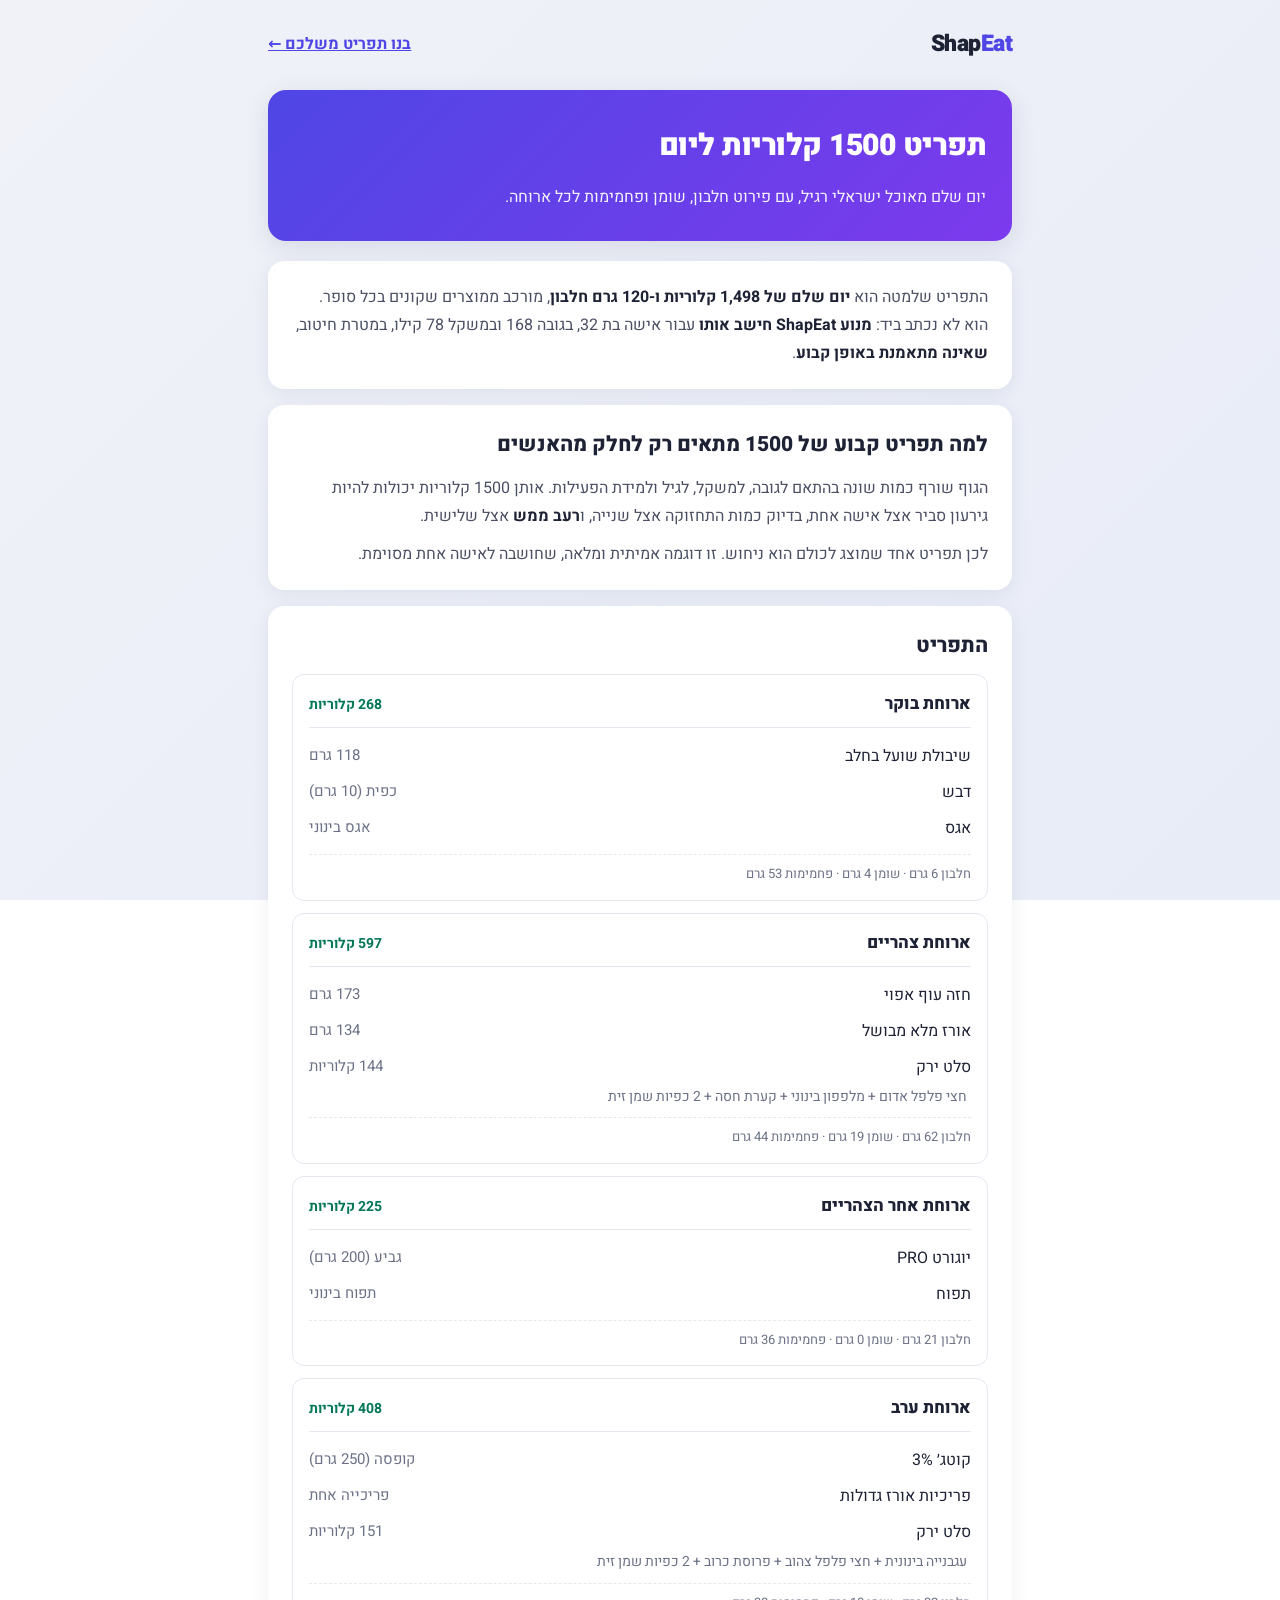
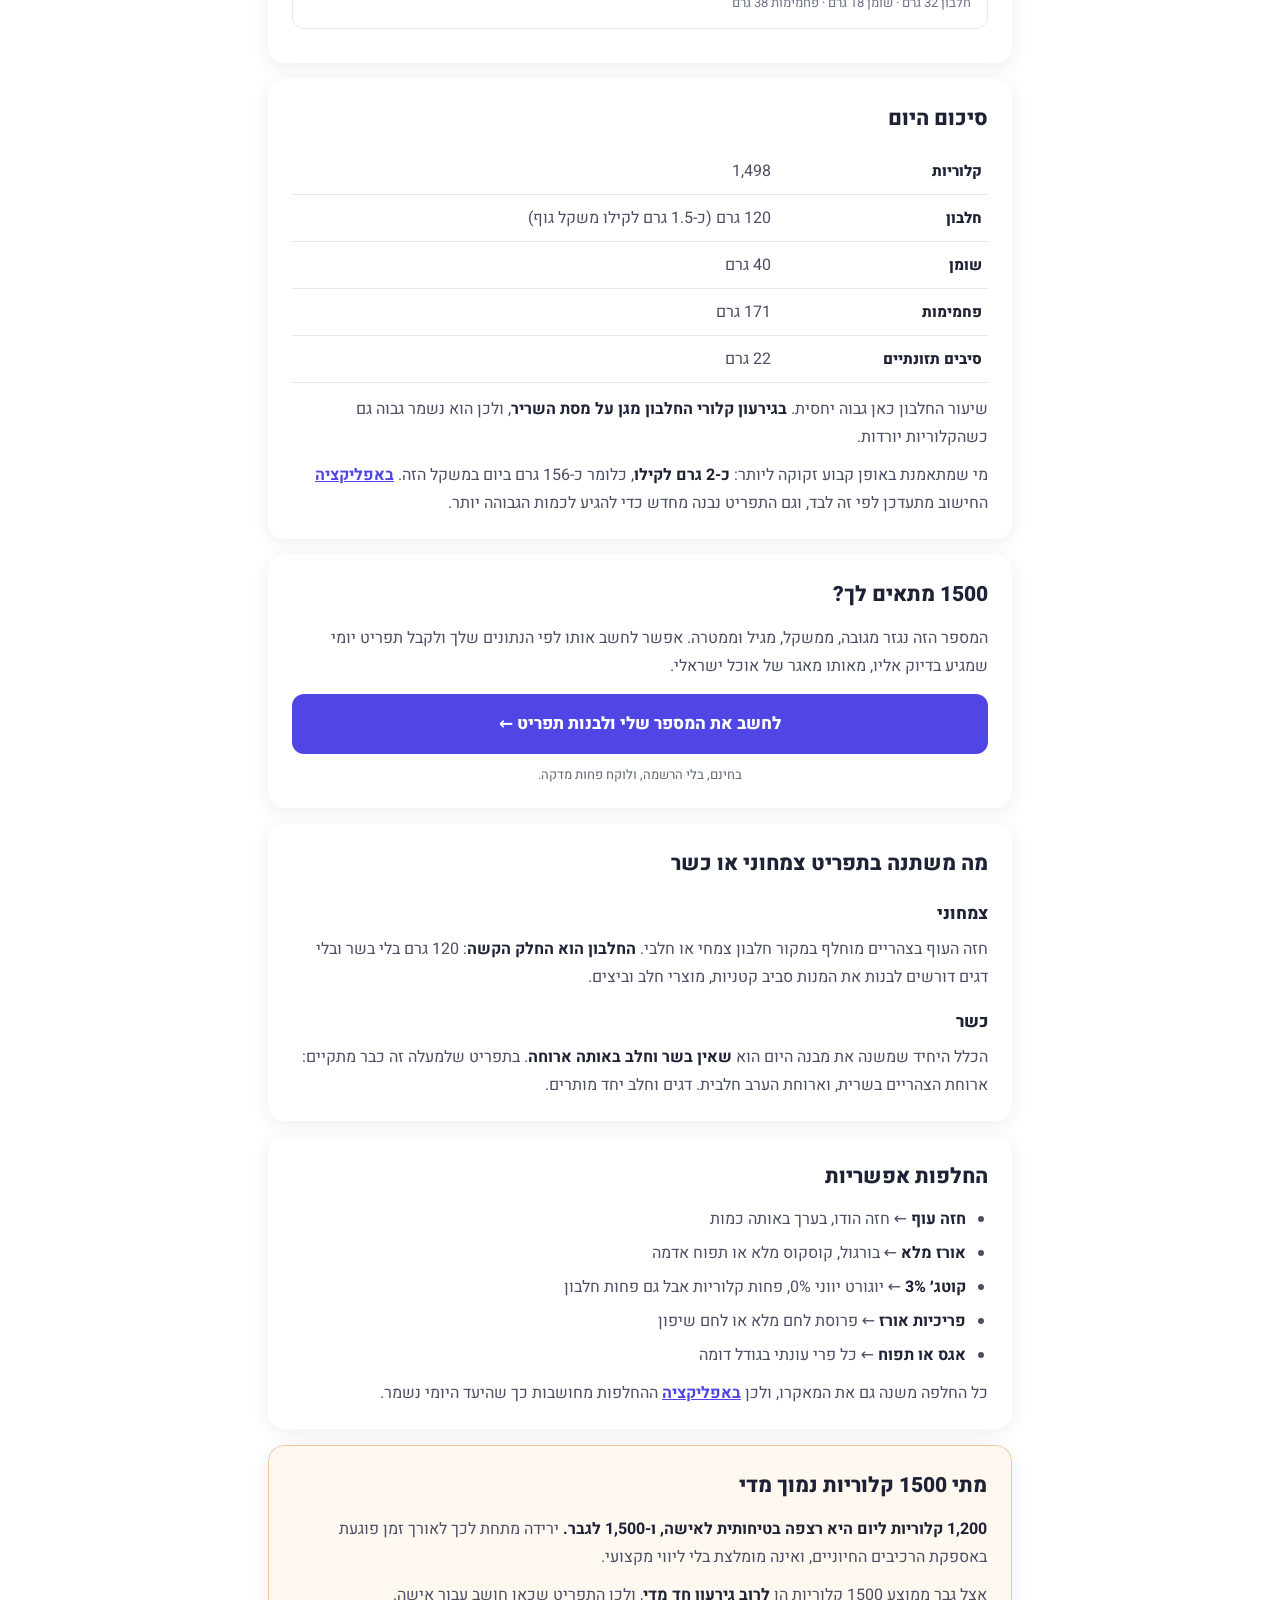
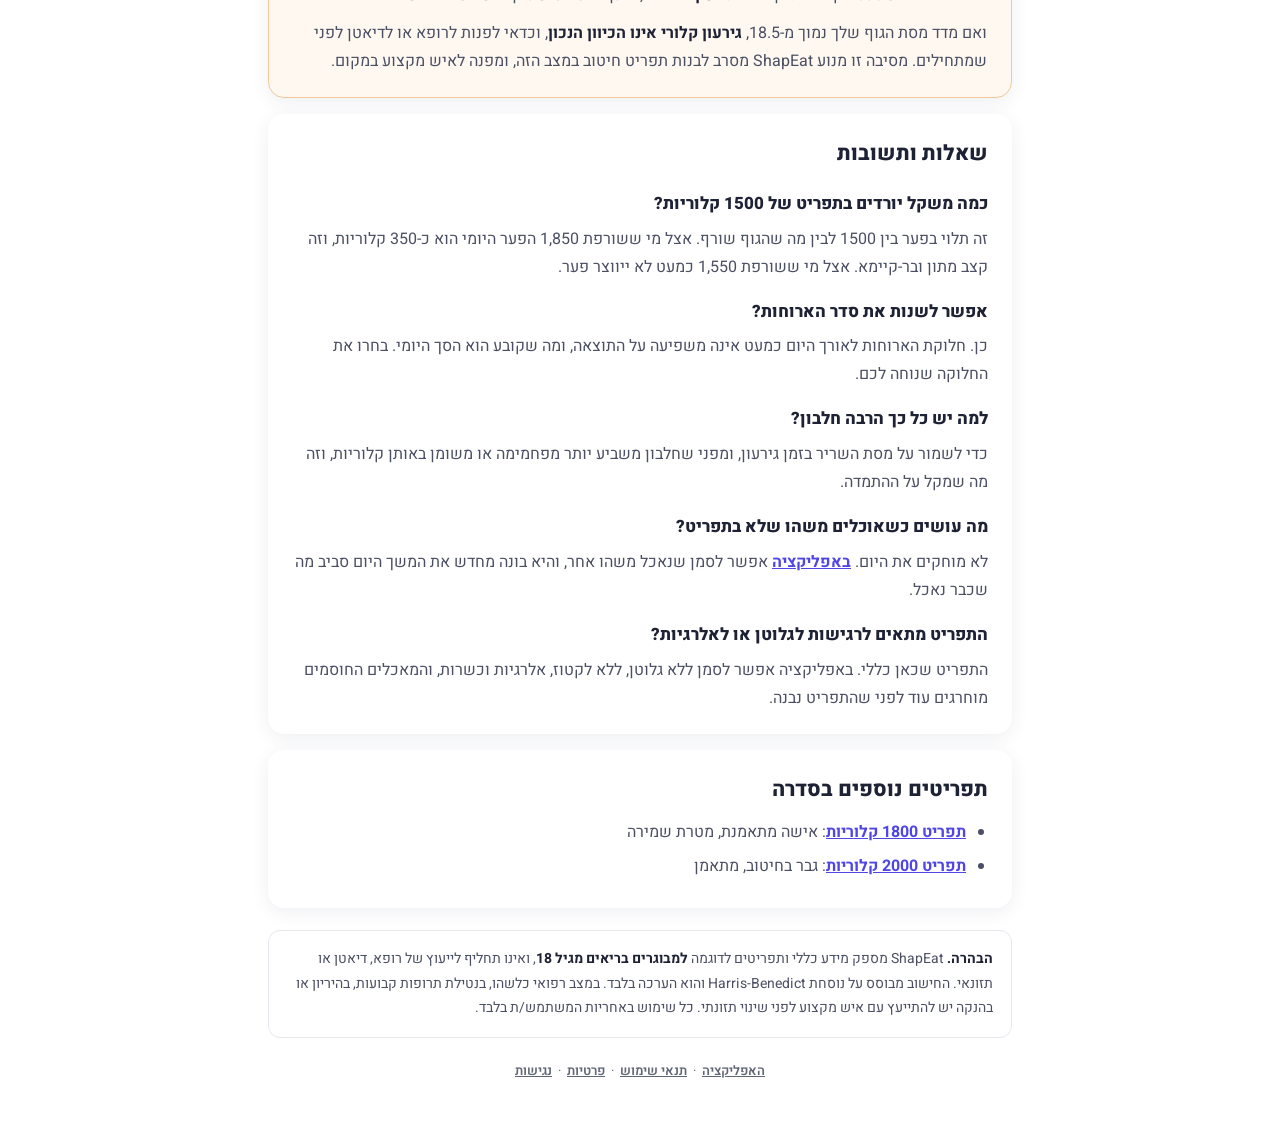
<file: menu-1500/index.html>
<!DOCTYPE html>
<!-- דף SEO ראשון (ניסוי, 04/09/2026). התפריט הוטמע כטקסט סטטי במכוון:
     הזחלן של גוגל לא תמיד מריץ JavaScript, ותפריט שנבנה בטעינה עלול להיאנדקס ריק.
     התפריט עצמו הופק מהמנוע ולא נכתב ביד — פרופיל אישה 32/168/78, חיטוב. -->
<html lang="he" dir="rtl">
<head>
<meta charset="UTF-8">
<meta name="viewport" content="width=device-width, initial-scale=1.0">
<title>תפריט 1500 קלוריות ליום, דוגמה מלאה עם מאקרו | ShapEat</title>
<link rel="icon" type="image/png" href="/brand/AVATAR-shapeat.png">
<link rel="canonical" href="https://shapeat.co.il/menu-1500/">
<meta name="description" content="תפריט לדוגמה של 1500 קלוריות ליום מאוכל ישראלי, עם פירוט חלבון, שומן ופחמימות לכל ארוחה. ואפשר לבנות תפריט לפי הנתונים שלך, בחינם ובלי הרשמה.">
<meta property="og:type" content="article">
<meta property="og:title" content="תפריט 1500 קלוריות ליום, דוגמה מלאה עם מאקרו">
<meta property="og:description" content="יום שלם של 1,498 קלוריות ו-120 גרם חלבון, מאוכל ישראלי רגיל. כולל מה משתנה לצמחוני ולכשר.">
<meta property="og:image" content="https://shapeat.co.il/brand/AVATAR-shapeat.jpg">
<meta property="og:url" content="https://shapeat.co.il/menu-1500/">
<link rel="stylesheet" href="/brand/fonts/heebo.css">
<style>
  :root{ --accent:#4f46e5; --accent2:#7c3aed; --text:#1e2235; --text-sec:#4a4f63;
         --border:#e6e8f0; --green:#047857; }
  *{box-sizing:border-box;margin:0;padding:0}
  body{font-family:'Heebo','Segoe UI',system-ui,sans-serif;color:var(--text);
    background:linear-gradient(135deg,#f0f2f8,#e8ecf7) fixed;line-height:1.75}
  .wrap{max-width:780px;margin:0 auto;padding:24px 18px 60px}
  a{color:var(--accent);font-weight:700}
  .nav{display:flex;align-items:center;justify-content:space-between;margin-bottom:26px}
  .logo{font-size:23px;font-weight:900;letter-spacing:-.5px;text-decoration:none;color:var(--text)}
  .logo .eat{color:var(--accent)}
  .head{background:linear-gradient(135deg,var(--accent),var(--accent2));color:#fff;
    border-radius:18px;padding:30px 26px;margin-bottom:20px;box-shadow:0 6px 24px rgba(40,46,90,.12)}
  .head h1{font-size:30px;font-weight:900;letter-spacing:-.5px;margin-bottom:10px}
  .head p{color:#fff;opacity:.95;font-size:16px}
  .card{background:#fff;border-radius:16px;padding:22px 24px;margin-bottom:16px;
    box-shadow:0 4px 18px rgba(40,46,90,.08)}
  .card.warn{background:#fff8f0;border:1.5px solid #f0c89a}
  h2{font-size:21px;font-weight:800;margin-bottom:10px;color:var(--text)}
  h3{font-size:17px;font-weight:800;margin:16px 0 6px;color:var(--text)}
  p,li,td,th{font-size:16px;color:var(--text-sec)}
  ul{padding-inline-start:22px;margin-top:6px}
  li{margin-bottom:6px}
  b{color:var(--text)}
  .meal{border:1px solid var(--border);border-radius:12px;padding:14px 16px;margin-bottom:12px}
  .meal-head{display:flex;justify-content:space-between;align-items:baseline;
    border-bottom:1px solid var(--border);padding-bottom:8px;margin-bottom:10px;gap:10px}
  .meal-name{font-size:17px;font-weight:800;color:var(--text)}
  .meal-cal{font-size:14px;font-weight:700;color:var(--green);white-space:nowrap}
  .row{display:flex;justify-content:space-between;gap:12px;padding:4px 0}
  .row .amt{color:#6b7186;font-size:15px;white-space:nowrap}
  .salad-parts{font-size:14px;color:#6b7186;padding-inline-start:4px}
  .meal-macro{font-size:13px;color:#6b7186;margin-top:8px;border-top:1px dashed var(--border);padding-top:8px}
  .tbl{width:100%;border-collapse:collapse;margin-top:8px}
  .tbl th,.tbl td{text-align:right;padding:9px 6px;border-bottom:1px solid var(--border)}
  .tbl th{font-weight:800;color:var(--text);font-size:15px}
  .cta{display:block;text-align:center;background:var(--accent);color:#fff;text-decoration:none;
    font-weight:800;font-size:17px;padding:15px 20px;border-radius:12px;margin-top:14px}
  .note{font-size:13px;color:#5f6675;text-align:center;margin-top:10px}
  .disc{font-size:14px;color:#4a4f63;background:#fff;border:1.5px solid var(--border);
    border-radius:12px;padding:16px 18px;margin-top:22px}
  .foot{font-size:13px;color:#5f6675;text-align:center;margin-top:22px}
  .foot a{color:#5f6675;font-weight:600;margin:0 6px}
</style>
</head>
<body>
<div class="wrap">
  <nav class="nav">
    <a class="logo" href="/">Shap<span class="eat">Eat</span></a>
    <a href="/">בנו תפריט משלכם ←</a>
  </nav>

  <div class="head">
    <h1>תפריט 1500 קלוריות ליום</h1>
    <p>יום שלם מאוכל ישראלי רגיל, עם פירוט חלבון, שומן ופחמימות לכל ארוחה.</p>
  </div>

  <div class="card">
    <p>התפריט שלמטה הוא <b>יום שלם של 1,498 קלוריות ו-120 גרם חלבון</b>, מורכב ממוצרים
      שקונים בכל סופר. הוא לא נכתב ביד: <b>מנוע ShapEat חישב אותו</b> עבור אישה בת 32,
      בגובה 168 ובמשקל 78 קילו, במטרת חיטוב, <b>שאינה מתאמנת באופן קבוע</b>.</p>
  </div>

  <div class="card">
    <h2>למה תפריט קבוע של 1500 מתאים רק לחלק מהאנשים</h2>
    <p>הגוף שורף כמות שונה בהתאם לגובה, למשקל, לגיל ולמידת הפעילות. אותן 1500 קלוריות
      יכולות להיות גירעון סביר אצל אישה אחת, בדיוק כמות התחזוקה אצל שנייה,
      ו<b>רעב ממש</b> אצל שלישית.</p>
    <p style="margin-top:10px">לכן תפריט אחד שמוצג לכולם הוא ניחוש. זו דוגמה אמיתית
      ומלאה, שחושבה לאישה אחת מסוימת.</p>
  </div>

  <div class="card">
    <h2>התפריט</h2>

    <div class="meal">
      <div class="meal-head"><span class="meal-name">ארוחת בוקר</span><span class="meal-cal">268 קלוריות</span></div>
      <div class="row"><span>שיבולת שועל בחלב</span><span class="amt">118 גרם</span></div>
      <div class="row"><span>דבש</span><span class="amt">כפית (10 גרם)</span></div>
      <div class="row"><span>אגס</span><span class="amt">אגס בינוני</span></div>
      <div class="meal-macro">חלבון 6 גרם · שומן 4 גרם · פחמימות 53 גרם</div>
    </div>

    <div class="meal">
      <div class="meal-head"><span class="meal-name">ארוחת צהריים</span><span class="meal-cal">597 קלוריות</span></div>
      <div class="row"><span>חזה עוף אפוי</span><span class="amt">173 גרם</span></div>
      <div class="row"><span>אורז מלא מבושל</span><span class="amt">134 גרם</span></div>
      <div class="row"><span>סלט ירק</span><span class="amt">144 קלוריות</span></div>
      <div class="salad-parts">חצי פלפל אדום + מלפפון בינוני + קערת חסה + 2 כפיות שמן זית</div>
      <div class="meal-macro">חלבון 62 גרם · שומן 19 גרם · פחמימות 44 גרם</div>
    </div>

    <div class="meal">
      <div class="meal-head"><span class="meal-name">ארוחת אחר הצהריים</span><span class="meal-cal">225 קלוריות</span></div>
      <div class="row"><span>יוגורט PRO</span><span class="amt">גביע (200 גרם)</span></div>
      <div class="row"><span>תפוח</span><span class="amt">תפוח בינוני</span></div>
      <div class="meal-macro">חלבון 21 גרם · שומן 0 גרם · פחמימות 36 גרם</div>
    </div>

    <div class="meal">
      <div class="meal-head"><span class="meal-name">ארוחת ערב</span><span class="meal-cal">408 קלוריות</span></div>
      <div class="row"><span>קוטג׳ 3%</span><span class="amt">קופסה (250 גרם)</span></div>
      <div class="row"><span>פריכיות אורז גדולות</span><span class="amt">פריכייה אחת</span></div>
      <div class="row"><span>סלט ירק</span><span class="amt">151 קלוריות</span></div>
      <div class="salad-parts">עגבנייה בינונית + חצי פלפל צהוב + פרוסת כרוב + 2 כפיות שמן זית</div>
      <div class="meal-macro">חלבון 32 גרם · שומן 18 גרם · פחמימות 38 גרם</div>
    </div>
  </div>

  <div class="card">
    <h2>סיכום היום</h2>
    <table class="tbl">
      <tr><th>קלוריות</th><td>1,498</td></tr>
      <tr><th>חלבון</th><td>120 גרם (כ-1.5 גרם לקילו משקל גוף)</td></tr>
      <tr><th>שומן</th><td>40 גרם</td></tr>
      <tr><th>פחמימות</th><td>171 גרם</td></tr>
      <tr><th>סיבים תזונתיים</th><td>22 גרם</td></tr>
    </table>
    <p style="margin-top:12px">שיעור החלבון כאן גבוה יחסית. <b>בגירעון קלורי החלבון מגן
      על מסת השריר</b>, ולכן הוא נשמר גבוה גם כשהקלוריות יורדות.</p>
    <p style="margin-top:10px">מי שמתאמנת באופן קבוע זקוקה ליותר: <b>כ-2 גרם לקילו</b>,
      כלומר כ-156 גרם ביום במשקל הזה. <a href="/">באפליקציה</a> החישוב מתעדכן לפי זה לבד,
      וגם התפריט נבנה מחדש כדי להגיע לכמות הגבוהה יותר.</p>
  </div>

  <div class="card">
    <h2>1500 מתאים לך?</h2>
    <p>המספר הזה נגזר מגובה, ממשקל, מגיל וממטרה. אפשר לחשב אותו לפי הנתונים שלך ולקבל
      תפריט יומי שמגיע בדיוק אליו, מאותו מאגר של אוכל ישראלי.</p>
    <a class="cta" href="/">לחשב את המספר שלי ולבנות תפריט ←</a>
    <p class="note">בחינם, בלי הרשמה, ולוקח פחות מדקה.</p>
  </div>

  <div class="card">
    <h2>מה משתנה בתפריט צמחוני או כשר</h2>
    <h3>צמחוני</h3>
    <p>חזה העוף בצהריים מוחלף במקור חלבון צמחי או חלבי. <b>החלבון הוא החלק הקשה</b>:
      120 גרם בלי בשר ובלי דגים דורשים לבנות את המנות סביב קטניות, מוצרי חלב וביצים.</p>
    <h3>כשר</h3>
    <p>הכלל היחיד שמשנה את מבנה היום הוא <b>שאין בשר וחלב באותה ארוחה</b>. בתפריט שלמעלה
      זה כבר מתקיים: ארוחת הצהריים בשרית, וארוחת הערב חלבית. דגים וחלב יחד מותרים.</p>
  </div>

  <div class="card">
    <h2>החלפות אפשריות</h2>
    <ul>
      <li><b>חזה עוף</b> ← חזה הודו, בערך באותה כמות</li>
      <li><b>אורז מלא</b> ← בורגול, קוסקוס מלא או תפוח אדמה</li>
      <li><b>קוטג׳ 3%</b> ← יוגורט יווני 0%, פחות קלוריות אבל גם פחות חלבון</li>
      <li><b>פריכיות אורז</b> ← פרוסת לחם מלא או לחם שיפון</li>
      <li><b>אגס או תפוח</b> ← כל פרי עונתי בגודל דומה</li>
    </ul>
    <p style="margin-top:10px">כל החלפה משנה גם את המאקרו, ולכן <a href="/">באפליקציה</a>
      ההחלפות מחושבות כך שהיעד היומי נשמר.</p>
  </div>

  <div class="card warn">
    <h2>מתי 1500 קלוריות נמוך מדי</h2>
    <p><b>1,200 קלוריות ליום היא רצפה בטיחותית לאישה, ו-1,500 לגבר.</b> ירידה מתחת לכך
      לאורך זמן פוגעת באספקת הרכיבים החיוניים, ואינה מומלצת בלי ליווי מקצועי.</p>
    <p style="margin-top:10px">אצל גבר ממוצע 1500 קלוריות הן <b>לרוב גירעון חד מדי</b>,
      ולכן התפריט שכאן חושב עבור אישה.</p>
    <p style="margin-top:10px">ואם מדד מסת הגוף שלך נמוך מ-18.5, <b>גירעון קלורי אינו
      הכיוון הנכון</b>, וכדאי לפנות לרופא או לדיאטן לפני שמתחילים. מסיבה זו מנוע ShapEat
      מסרב לבנות תפריט חיטוב במצב הזה, ומפנה לאיש מקצוע במקום.</p>
  </div>

  <div class="card">
    <h2>שאלות ותשובות</h2>
    <h3>כמה משקל יורדים בתפריט של 1500 קלוריות?</h3>
    <p>זה תלוי בפער בין 1500 לבין מה שהגוף שורף. אצל מי ששורפת 1,850 הפער היומי הוא כ-350
      קלוריות, וזה קצב מתון ובר-קיימא. אצל מי ששורפת 1,550 כמעט לא ייווצר פער.</p>
    <h3>אפשר לשנות את סדר הארוחות?</h3>
    <p>כן. חלוקת הארוחות לאורך היום כמעט אינה משפיעה על התוצאה, ומה שקובע הוא הסך היומי.
      בחרו את החלוקה שנוחה לכם.</p>
    <h3>למה יש כל כך הרבה חלבון?</h3>
    <p>כדי לשמור על מסת השריר בזמן גירעון, ומפני שחלבון משביע יותר מפחמימה או משומן באותן
      קלוריות, וזה מה שמקל על ההתמדה.</p>
    <h3>מה עושים כשאוכלים משהו שלא בתפריט?</h3>
    <p>לא מוחקים את היום. <a href="/">באפליקציה</a> אפשר לסמן שנאכל משהו אחר, והיא בונה
      מחדש את המשך היום סביב מה שכבר נאכל.</p>
    <h3>התפריט מתאים לרגישות לגלוטן או לאלרגיות?</h3>
    <p>התפריט שכאן כללי. באפליקציה אפשר לסמן ללא גלוטן, ללא לקטוז, אלרגיות וכשרות,
      והמאכלים החוסמים מוחרגים עוד לפני שהתפריט נבנה.</p>
  </div>

  <div class="card">
    <h2>תפריטים נוספים בסדרה</h2>
    <ul>
      <li><a href="/menu-1800/">תפריט 1800 קלוריות</a>: אישה מתאמנת, מטרת שמירה</li>
      <li><a href="/menu-2000/">תפריט 2000 קלוריות</a>: גבר בחיטוב, מתאמן</li>
    </ul>
  </div>

  <div class="disc">
    <b>הבהרה.</b> ShapEat מספק מידע כללי ותפריטים לדוגמה <b>למבוגרים בריאים מגיל 18</b>,
    ואינו תחליף לייעוץ של רופא, דיאטן או תזונאי. החישוב מבוסס על נוסחת Harris-Benedict
    והוא הערכה בלבד. במצב רפואי כלשהו, בנטילת תרופות קבועות, בהיריון או בהנקה יש להתייעץ
    עם איש מקצוע לפני שינוי תזונתי. כל שימוש באחריות המשתמש/ת בלבד.
  </div>

  <div class="foot">
    <a href="/">האפליקציה</a>·<a href="/terms.html">תנאי שימוש</a>·<a href="/privacy.html">פרטיות</a>·<a href="/accessibility.html">נגישות</a>
  </div>
</div>
</body>
</html>
</file>
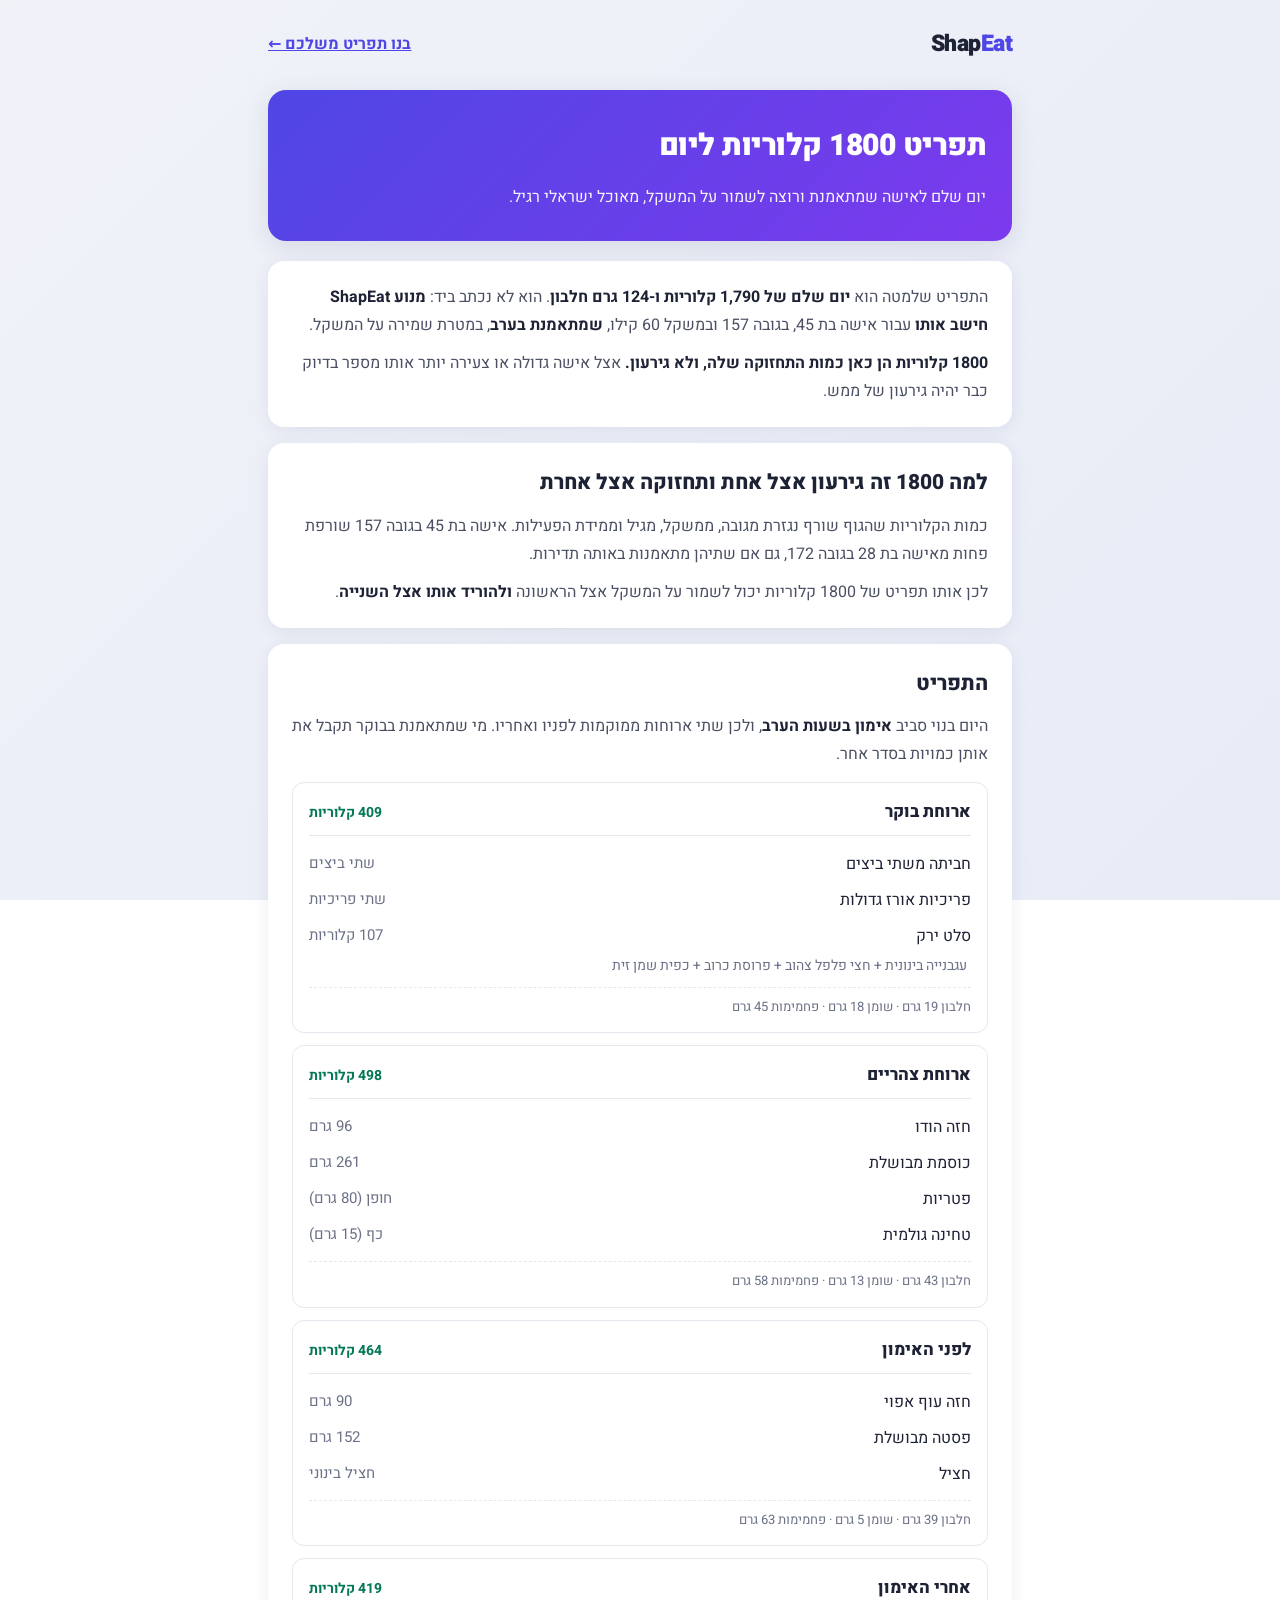
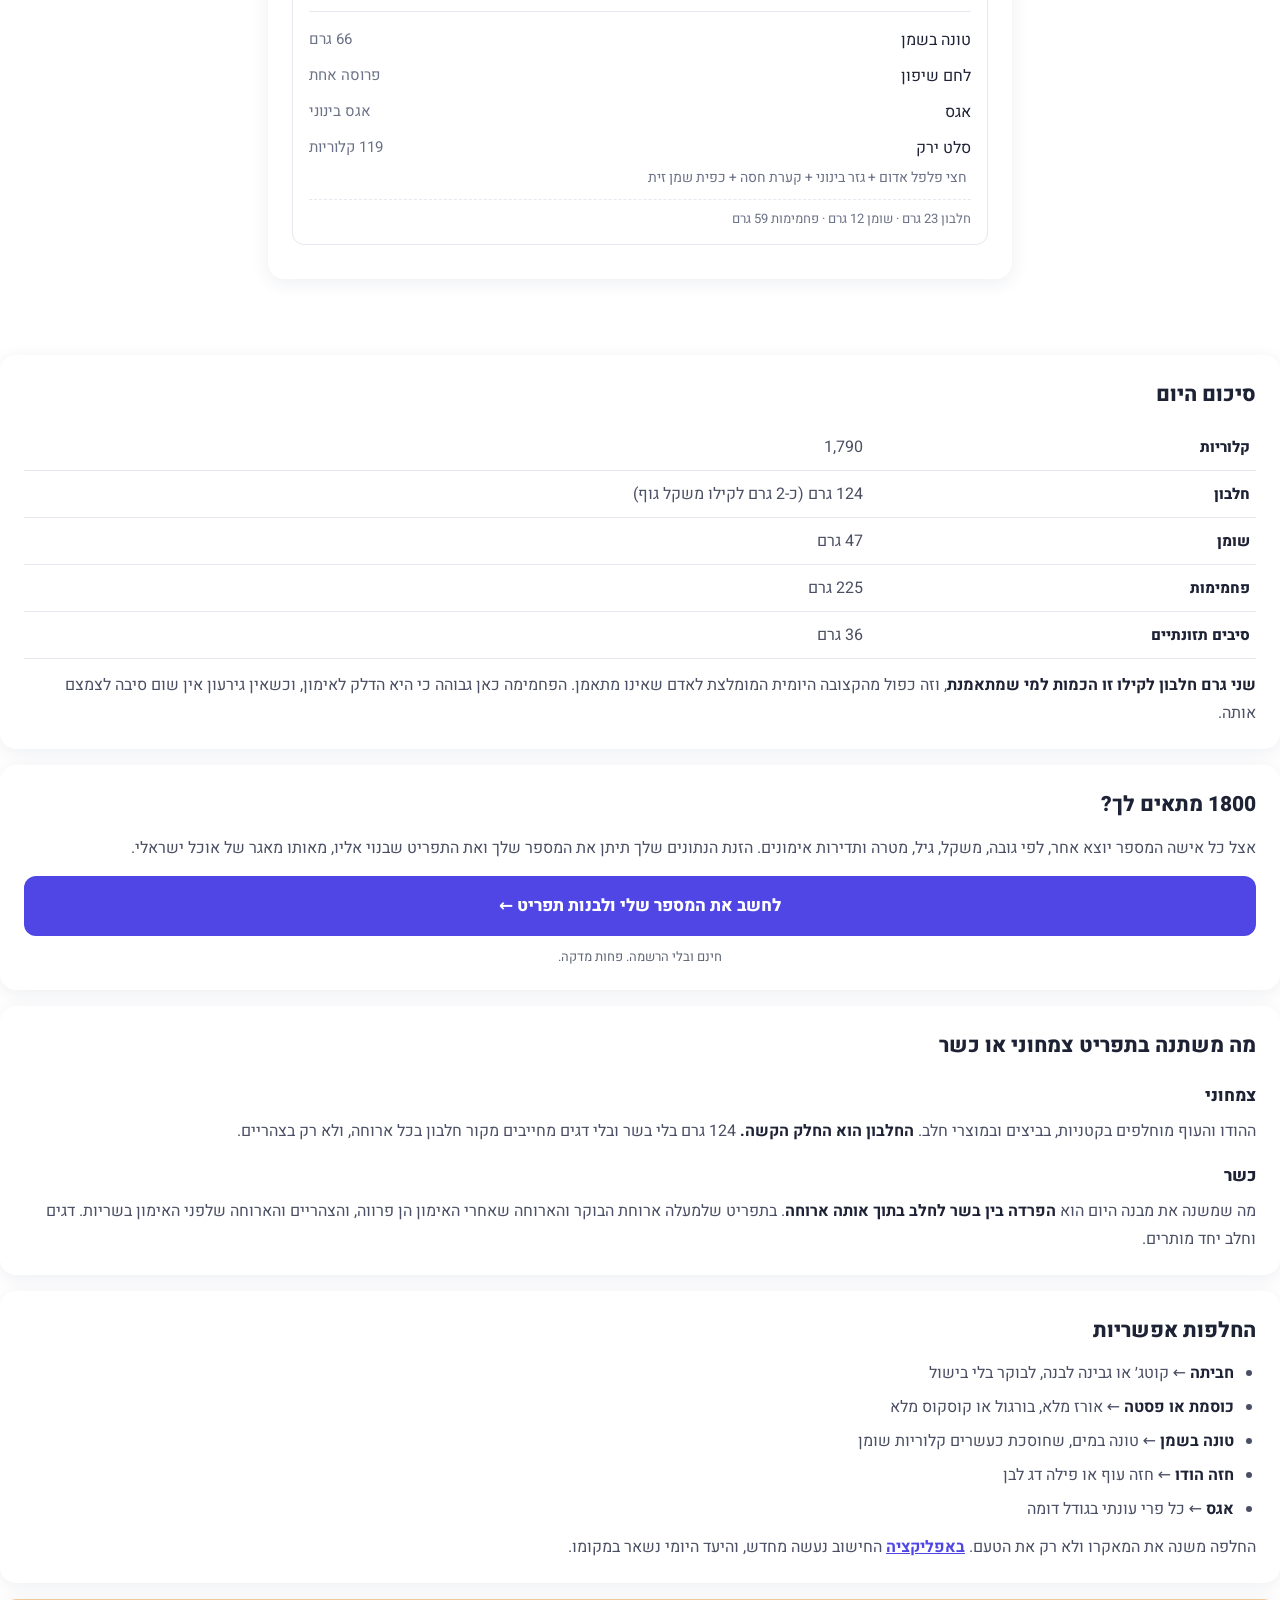
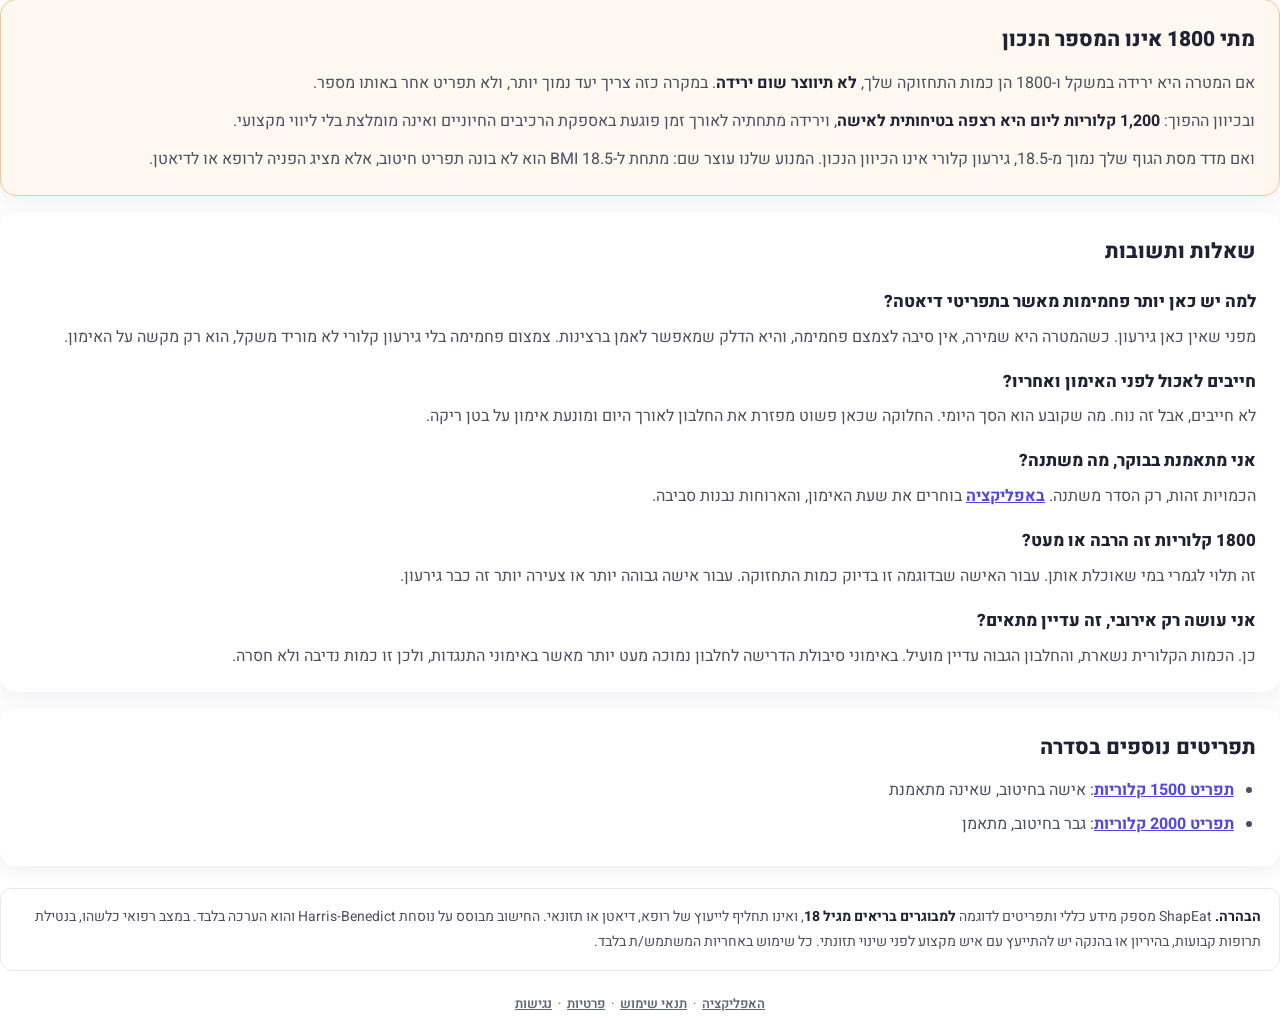
<file: menu-1800/index.html>
<!DOCTYPE html>
<!-- דף SEO שני בסדרה (04/09/2026). התפריט הוטמע כטקסט סטטי במכוון, מאותה סיבה
     שבדף 1500: זחלן שלא מריץ JavaScript היה מאנדקס דף ריק.
     הופק מהמנוע — פרופיל אישה 45/157/60, מטרת שמירה, מתאמנת בערב. -->
<html lang="he" dir="rtl">
<head>
<meta charset="UTF-8">
<meta name="viewport" content="width=device-width, initial-scale=1.0">
<title>תפריט 1800 קלוריות ליום, דוגמה לאישה מתאמנת | ShapEat</title>
<link rel="icon" type="image/png" href="/brand/AVATAR-shapeat.png">
<link rel="canonical" href="https://shapeat.co.il/menu-1800/">
<meta name="description" content="תפריט לדוגמה של 1800 קלוריות ליום מאוכל ישראלי, לאישה שמתאמנת ורוצה לשמור על המשקל. עם 124 גרם חלבון ופירוט מאקרו לכל ארוחה.">
<meta property="og:type" content="article">
<meta property="og:title" content="תפריט 1800 קלוריות ליום, דוגמה לאישה מתאמנת">
<meta property="og:description" content="יום שלם של 1,790 קלוריות ו-124 גרם חלבון, בנוי סביב אימון ערב. מאוכל ישראלי רגיל.">
<meta property="og:image" content="https://shapeat.co.il/brand/AVATAR-shapeat.jpg">
<meta property="og:url" content="https://shapeat.co.il/menu-1800/">
<link rel="stylesheet" href="/brand/fonts/heebo.css">
<style>
  :root{ --accent:#4f46e5; --accent2:#7c3aed; --text:#1e2235; --text-sec:#4a4f63;
         --border:#e6e8f0; --green:#047857; }
  *{box-sizing:border-box;margin:0;padding:0}
  body{font-family:'Heebo','Segoe UI',system-ui,sans-serif;color:var(--text);
    background:linear-gradient(135deg,#f0f2f8,#e8ecf7) fixed;line-height:1.75}
  .wrap{max-width:780px;margin:0 auto;padding:24px 18px 60px}
  a{color:var(--accent);font-weight:700}
  .nav{display:flex;align-items:center;justify-content:space-between;margin-bottom:26px}
  .logo{font-size:23px;font-weight:900;letter-spacing:-.5px;text-decoration:none;color:var(--text)}
  .logo .eat{color:var(--accent)}
  .head{background:linear-gradient(135deg,var(--accent),var(--accent2));color:#fff;
    border-radius:18px;padding:30px 26px;margin-bottom:20px;box-shadow:0 6px 24px rgba(40,46,90,.12)}
  .head h1{font-size:30px;font-weight:900;letter-spacing:-.5px;margin-bottom:10px}
  .head p{color:#fff;opacity:.95;font-size:16px}
  .card{background:#fff;border-radius:16px;padding:22px 24px;margin-bottom:16px;
    box-shadow:0 4px 18px rgba(40,46,90,.08)}
  .card.warn{background:#fff8f0;border:1.5px solid #f0c89a}
  h2{font-size:21px;font-weight:800;margin-bottom:10px;color:var(--text)}
  h3{font-size:17px;font-weight:800;margin:16px 0 6px;color:var(--text)}
  p,li,td,th{font-size:16px;color:var(--text-sec)}
  ul{padding-inline-start:22px;margin-top:6px}
  li{margin-bottom:6px}
  b{color:var(--text)}
  .meal{border:1px solid var(--border);border-radius:12px;padding:14px 16px;margin-bottom:12px}
  .meal-head{display:flex;justify-content:space-between;align-items:baseline;
    border-bottom:1px solid var(--border);padding-bottom:8px;margin-bottom:10px;gap:10px}
  .meal-name{font-size:17px;font-weight:800;color:var(--text)}
  .meal-cal{font-size:14px;font-weight:700;color:var(--green);white-space:nowrap}
  .row{display:flex;justify-content:space-between;gap:12px;padding:4px 0}
  .row .amt{color:#6b7186;font-size:15px;white-space:nowrap}
  .salad-parts{font-size:14px;color:#6b7186;padding-inline-start:4px}
  .meal-macro{font-size:13px;color:#6b7186;margin-top:8px;border-top:1px dashed var(--border);padding-top:8px}
  .tbl{width:100%;border-collapse:collapse;margin-top:8px}
  .tbl th,.tbl td{text-align:right;padding:9px 6px;border-bottom:1px solid var(--border)}
  .tbl th{font-weight:800;color:var(--text);font-size:15px}
  .cta{display:block;text-align:center;background:var(--accent);color:#fff;text-decoration:none;
    font-weight:800;font-size:17px;padding:15px 20px;border-radius:12px;margin-top:14px}
  .note{font-size:13px;color:#5f6675;text-align:center;margin-top:10px}
  .disc{font-size:14px;color:#4a4f63;background:#fff;border:1.5px solid var(--border);
    border-radius:12px;padding:16px 18px;margin-top:22px}
  .foot{font-size:13px;color:#5f6675;text-align:center;margin-top:22px}
  .foot a{color:#5f6675;font-weight:600;margin:0 6px}
</style>
</head>
<body>
<div class="wrap">
  <nav class="nav">
    <a class="logo" href="/">Shap<span class="eat">Eat</span></a>
    <a href="/">בנו תפריט משלכם ←</a>
  </nav>

  <div class="head">
    <h1>תפריט 1800 קלוריות ליום</h1>
    <p>יום שלם לאישה שמתאמנת ורוצה לשמור על המשקל, מאוכל ישראלי רגיל.</p>
  </div>

  <div class="card">
    <p>התפריט שלמטה הוא <b>יום שלם של 1,790 קלוריות ו-124 גרם חלבון</b>. הוא לא נכתב ביד:
      <b>מנוע ShapEat חישב אותו</b> עבור אישה בת 45, בגובה 157 ובמשקל 60 קילו,
      <b>שמתאמנת בערב</b>, במטרת שמירה על המשקל.</p>
    <p style="margin-top:10px"><b>1800 קלוריות הן כאן כמות התחזוקה שלה, ולא גירעון.</b>
      אצל אישה גדולה או צעירה יותר אותו מספר בדיוק כבר יהיה גירעון של ממש.</p>
  </div>

  <div class="card">
    <h2>למה 1800 זה גירעון אצל אחת ותחזוקה אצל אחרת</h2>
    <p>כמות הקלוריות שהגוף שורף נגזרת מגובה, ממשקל, מגיל וממידת הפעילות. אישה בת 45 בגובה
      157 שורפת פחות מאישה בת 28 בגובה 172, גם אם שתיהן מתאמנות באותה תדירות.</p>
    <p style="margin-top:10px">לכן אותו תפריט של 1800 קלוריות יכול לשמור על המשקל אצל
      הראשונה <b>ולהוריד אותו אצל השנייה</b>.</p>
  </div>

  <div class="card">
    <h2>התפריט</h2>
    <p style="margin-bottom:14px">היום בנוי סביב <b>אימון בשעות הערב</b>, ולכן שתי ארוחות
      ממוקמות לפניו ואחריו. מי שמתאמנת בבוקר תקבל את אותן כמויות בסדר אחר.</p>

    <div class="meal">
      <div class="meal-head"><span class="meal-name">ארוחת בוקר</span><span class="meal-cal">409 קלוריות</span></div>
      <div class="row"><span>חביתה משתי ביצים</span><span class="amt">שתי ביצים</span></div>
      <div class="row"><span>פריכיות אורז גדולות</span><span class="amt">שתי פריכיות</span></div>
      <div class="row"><span>סלט ירק</span><span class="amt">107 קלוריות</span></div>
      <div class="salad-parts">עגבנייה בינונית + חצי פלפל צהוב + פרוסת כרוב + כפית שמן זית</div>
      <div class="meal-macro">חלבון 19 גרם · שומן 18 גרם · פחמימות 45 גרם</div>
    </div>

    <div class="meal">
      <div class="meal-head"><span class="meal-name">ארוחת צהריים</span><span class="meal-cal">498 קלוריות</span></div>
      <div class="row"><span>חזה הודו</span><span class="amt">96 גרם</span></div>
      <div class="row"><span>כוסמת מבושלת</span><span class="amt">261 גרם</span></div>
      <div class="row"><span>פטריות</span><span class="amt">חופן (80 גרם)</span></div>
      <div class="row"><span>טחינה גולמית</span><span class="amt">כף (15 גרם)</span></div>
      <div class="meal-macro">חלבון 43 גרם · שומן 13 גרם · פחמימות 58 גרם</div>
    </div>

    <div class="meal">
      <div class="meal-head"><span class="meal-name">לפני האימון</span><span class="meal-cal">464 קלוריות</span></div>
      <div class="row"><span>חזה עוף אפוי</span><span class="amt">90 גרם</span></div>
      <div class="row"><span>פסטה מבושלת</span><span class="amt">152 גרם</span></div>
      <div class="row"><span>חציל</span><span class="amt">חציל בינוני</span></div>
      <div class="meal-macro">חלבון 39 גרם · שומן 5 גרם · פחמימות 63 גרם</div>
    </div>

    <div class="meal">
      <div class="meal-head"><span class="meal-name">אחרי האימון</span><span class="meal-cal">419 קלוריות</span></div>
      <div class="row"><span>טונה בשמן</span><span class="amt">66 גרם</span></div>
      <div class="row"><span>לחם שיפון</span><span class="amt">פרוסה אחת</span></div>
      <div class="row"><span>אגס</span><span class="amt">אגס בינוני</span></div>
      <div class="row"><span>סלט ירק</span><span class="amt">119 קלוריות</span></div>
      <div class="salad-parts">חצי פלפל אדום + גזר בינוני + קערת חסה + כפית שמן זית</div>
      <div class="meal-macro">חלבון 23 גרם · שומן 12 גרם · פחמימות 59 גרם</div>
    </div>
  </div>
  </div>

  <div class="card">
    <h2>סיכום היום</h2>
    <table class="tbl">
      <tr><th>קלוריות</th><td>1,790</td></tr>
      <tr><th>חלבון</th><td>124 גרם (כ-2 גרם לקילו משקל גוף)</td></tr>
      <tr><th>שומן</th><td>47 גרם</td></tr>
      <tr><th>פחמימות</th><td>225 גרם</td></tr>
      <tr><th>סיבים תזונתיים</th><td>36 גרם</td></tr>
    </table>
    <p style="margin-top:12px"><b>שני גרם חלבון לקילו זו הכמות למי שמתאמנת</b>, וזה כפול
      מהקצובה היומית המומלצת לאדם שאינו מתאמן. הפחמימה כאן גבוהה כי היא הדלק לאימון,
      וכשאין גירעון אין שום סיבה לצמצם אותה.</p>
  </div>

  <div class="card">
    <h2>1800 מתאים לך?</h2>
    <p>אצל כל אישה המספר יוצא אחר, לפי גובה, משקל, גיל, מטרה ותדירות אימונים. הזנת
      הנתונים שלך תיתן את המספר שלך ואת התפריט שבנוי אליו, מאותו מאגר של אוכל ישראלי.</p>
    <a class="cta" href="/">לחשב את המספר שלי ולבנות תפריט ←</a>
    <p class="note">חינם ובלי הרשמה. פחות מדקה.</p>
  </div>

  <div class="card">
    <h2>מה משתנה בתפריט צמחוני או כשר</h2>
    <h3>צמחוני</h3>
    <p>ההודו והעוף מוחלפים בקטניות, בביצים ובמוצרי חלב. <b>החלבון הוא החלק הקשה.</b>
      124 גרם בלי בשר ובלי דגים מחייבים מקור חלבון בכל ארוחה, ולא רק בצהריים.</p>
    <h3>כשר</h3>
    <p>מה שמשנה את מבנה היום הוא <b>הפרדה בין בשר לחלב בתוך אותה ארוחה</b>. בתפריט שלמעלה
      ארוחת הבוקר והארוחה שאחרי האימון הן פרווה, והצהריים והארוחה שלפני האימון בשריות.
      דגים וחלב יחד מותרים.</p>
  </div>

  <div class="card">
    <h2>החלפות אפשריות</h2>
    <ul>
      <li><b>חביתה</b> ← קוטג׳ או גבינה לבנה, לבוקר בלי בישול</li>
      <li><b>כוסמת או פסטה</b> ← אורז מלא, בורגול או קוסקוס מלא</li>
      <li><b>טונה בשמן</b> ← טונה במים, שחוסכת כעשרים קלוריות שומן</li>
      <li><b>חזה הודו</b> ← חזה עוף או פילה דג לבן</li>
      <li><b>אגס</b> ← כל פרי עונתי בגודל דומה</li>
    </ul>
    <p style="margin-top:10px">החלפה משנה את המאקרו ולא רק את הטעם. <a href="/">באפליקציה</a>
      החישוב נעשה מחדש, והיעד היומי נשאר במקומו.</p>
  </div>

  <div class="card warn">
    <h2>מתי 1800 אינו המספר הנכון</h2>
    <p>אם המטרה היא ירידה במשקל ו-1800 הן כמות התחזוקה שלך, <b>לא תיווצר שום ירידה</b>.
      במקרה כזה צריך יעד נמוך יותר, ולא תפריט אחר באותו מספר.</p>
    <p style="margin-top:10px">ובכיוון ההפוך: <b>1,200 קלוריות ליום היא רצפה בטיחותית
      לאישה</b>, וירידה מתחתיה לאורך זמן פוגעת באספקת הרכיבים החיוניים ואינה מומלצת בלי
      ליווי מקצועי.</p>
    <p style="margin-top:10px">ואם מדד מסת הגוף שלך נמוך מ-18.5, גירעון קלורי אינו הכיוון
      הנכון. המנוע שלנו עוצר שם: מתחת ל-BMI 18.5 הוא לא בונה תפריט חיטוב, אלא מציג הפניה
      לרופא או לדיאטן.</p>
  </div>

  <div class="card">
    <h2>שאלות ותשובות</h2>
    <h3>למה יש כאן יותר פחמימות מאשר בתפריטי דיאטה?</h3>
    <p>מפני שאין כאן גירעון. כשהמטרה היא שמירה, אין סיבה לצמצם פחמימה, והיא הדלק שמאפשר
      לאמן ברצינות. צמצום פחמימה בלי גירעון קלורי לא מוריד משקל, הוא רק מקשה על האימון.</p>
    <h3>חייבים לאכול לפני האימון ואחריו?</h3>
    <p>לא חייבים, אבל זה נוח. מה שקובע הוא הסך היומי. החלוקה שכאן פשוט מפזרת את החלבון
      לאורך היום ומונעת אימון על בטן ריקה.</p>
    <h3>אני מתאמנת בבוקר, מה משתנה?</h3>
    <p>הכמויות זהות, רק הסדר משתנה. <a href="/">באפליקציה</a> בוחרים את שעת האימון,
      והארוחות נבנות סביבה.</p>
    <h3>1800 קלוריות זה הרבה או מעט?</h3>
    <p>זה תלוי לגמרי במי שאוכלת אותן. עבור האישה שבדוגמה זו בדיוק כמות התחזוקה. עבור אישה
      גבוהה יותר או צעירה יותר זה כבר גירעון.</p>
    <h3>אני עושה רק אירובי, זה עדיין מתאים?</h3>
    <p>כן. הכמות הקלורית נשארת, והחלבון הגבוה עדיין מועיל. באימוני סיבולת הדרישה לחלבון
      נמוכה מעט יותר מאשר באימוני התנגדות, ולכן זו כמות נדיבה ולא חסרה.</p>
  </div>

  <div class="card">
    <h2>תפריטים נוספים בסדרה</h2>
    <ul>
      <li><a href="/menu-1500/">תפריט 1500 קלוריות</a>: אישה בחיטוב, שאינה מתאמנת</li>
      <li><a href="/menu-2000/">תפריט 2000 קלוריות</a>: גבר בחיטוב, מתאמן</li>
    </ul>
  </div>

  <div class="disc">
    <b>הבהרה.</b> ShapEat מספק מידע כללי ותפריטים לדוגמה <b>למבוגרים בריאים מגיל 18</b>,
    ואינו תחליף לייעוץ של רופא, דיאטן או תזונאי. החישוב מבוסס על נוסחת Harris-Benedict
    והוא הערכה בלבד. במצב רפואי כלשהו, בנטילת תרופות קבועות, בהיריון או בהנקה יש להתייעץ
    עם איש מקצוע לפני שינוי תזונתי. כל שימוש באחריות המשתמש/ת בלבד.
  </div>

  <div class="foot">
    <a href="/">האפליקציה</a>·<a href="/terms.html">תנאי שימוש</a>·<a href="/privacy.html">פרטיות</a>·<a href="/accessibility.html">נגישות</a>
  </div>
</div>
</body>
</html>
</file>
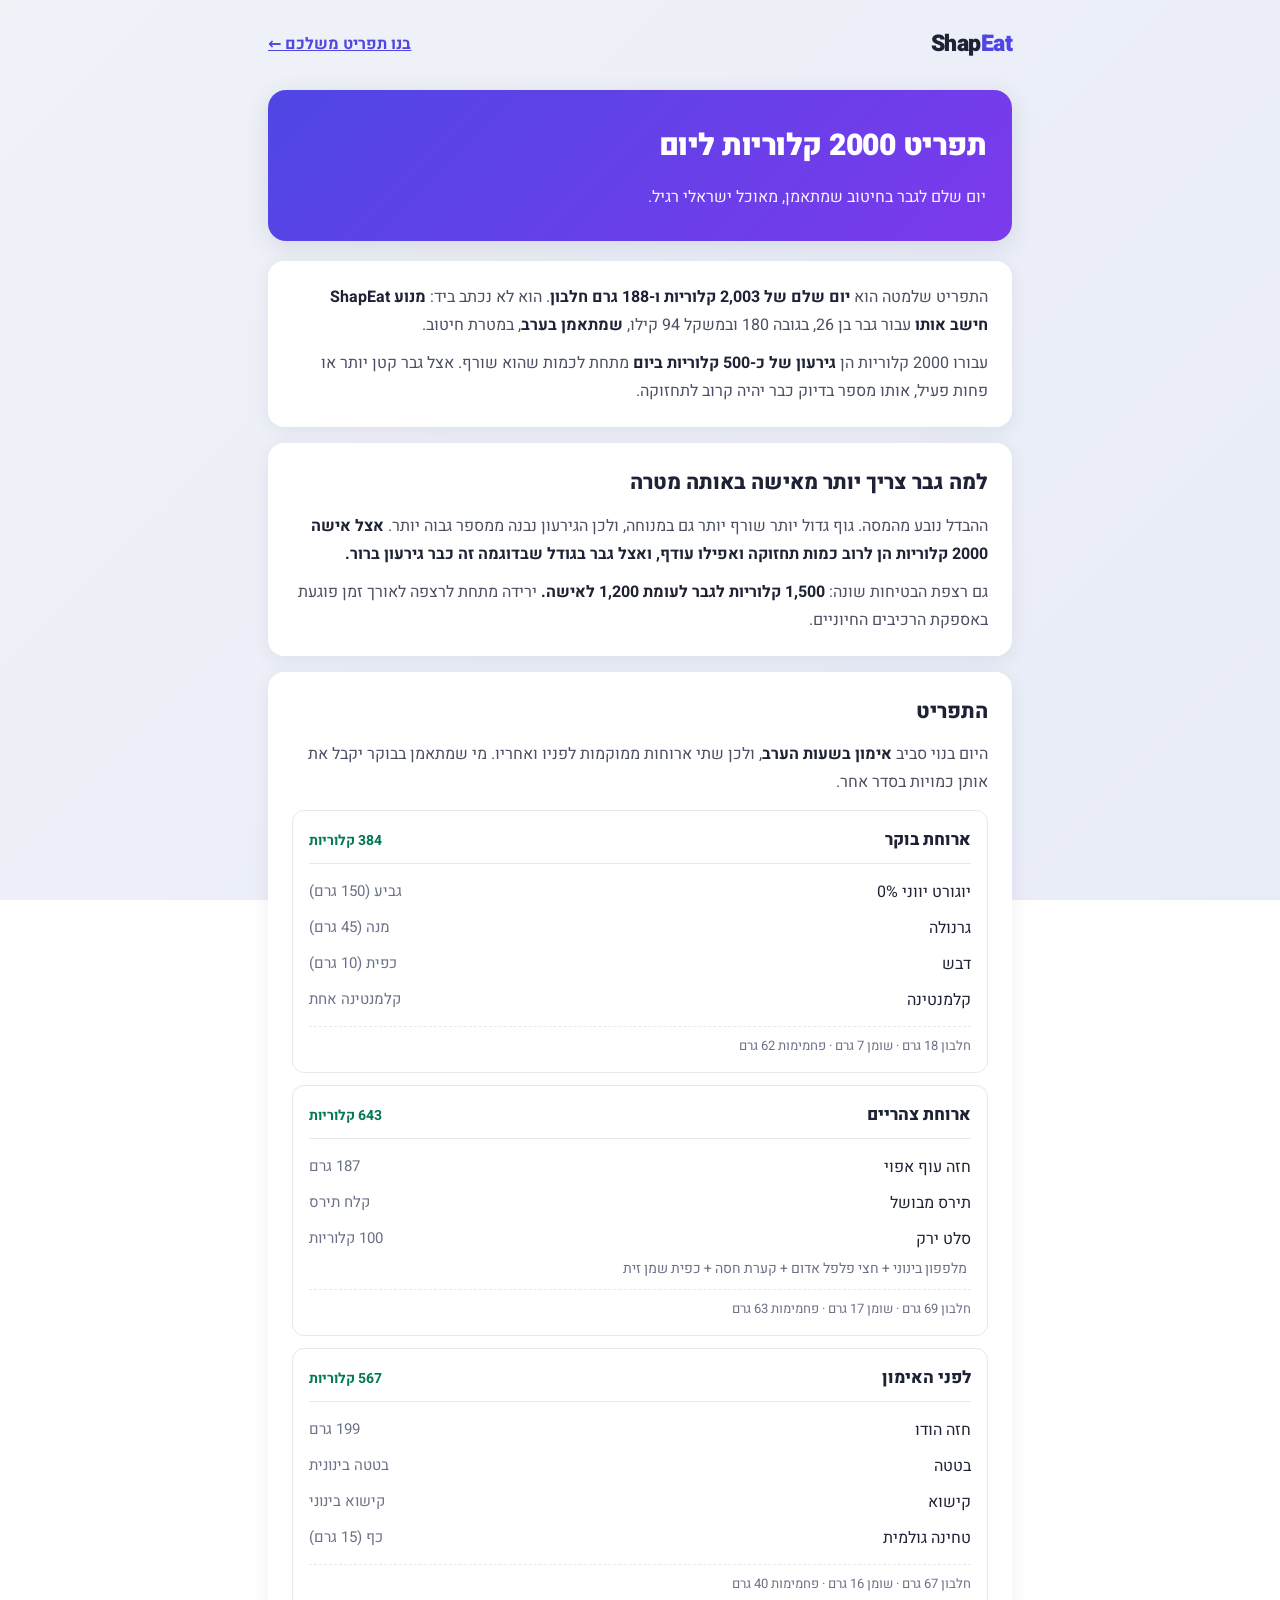
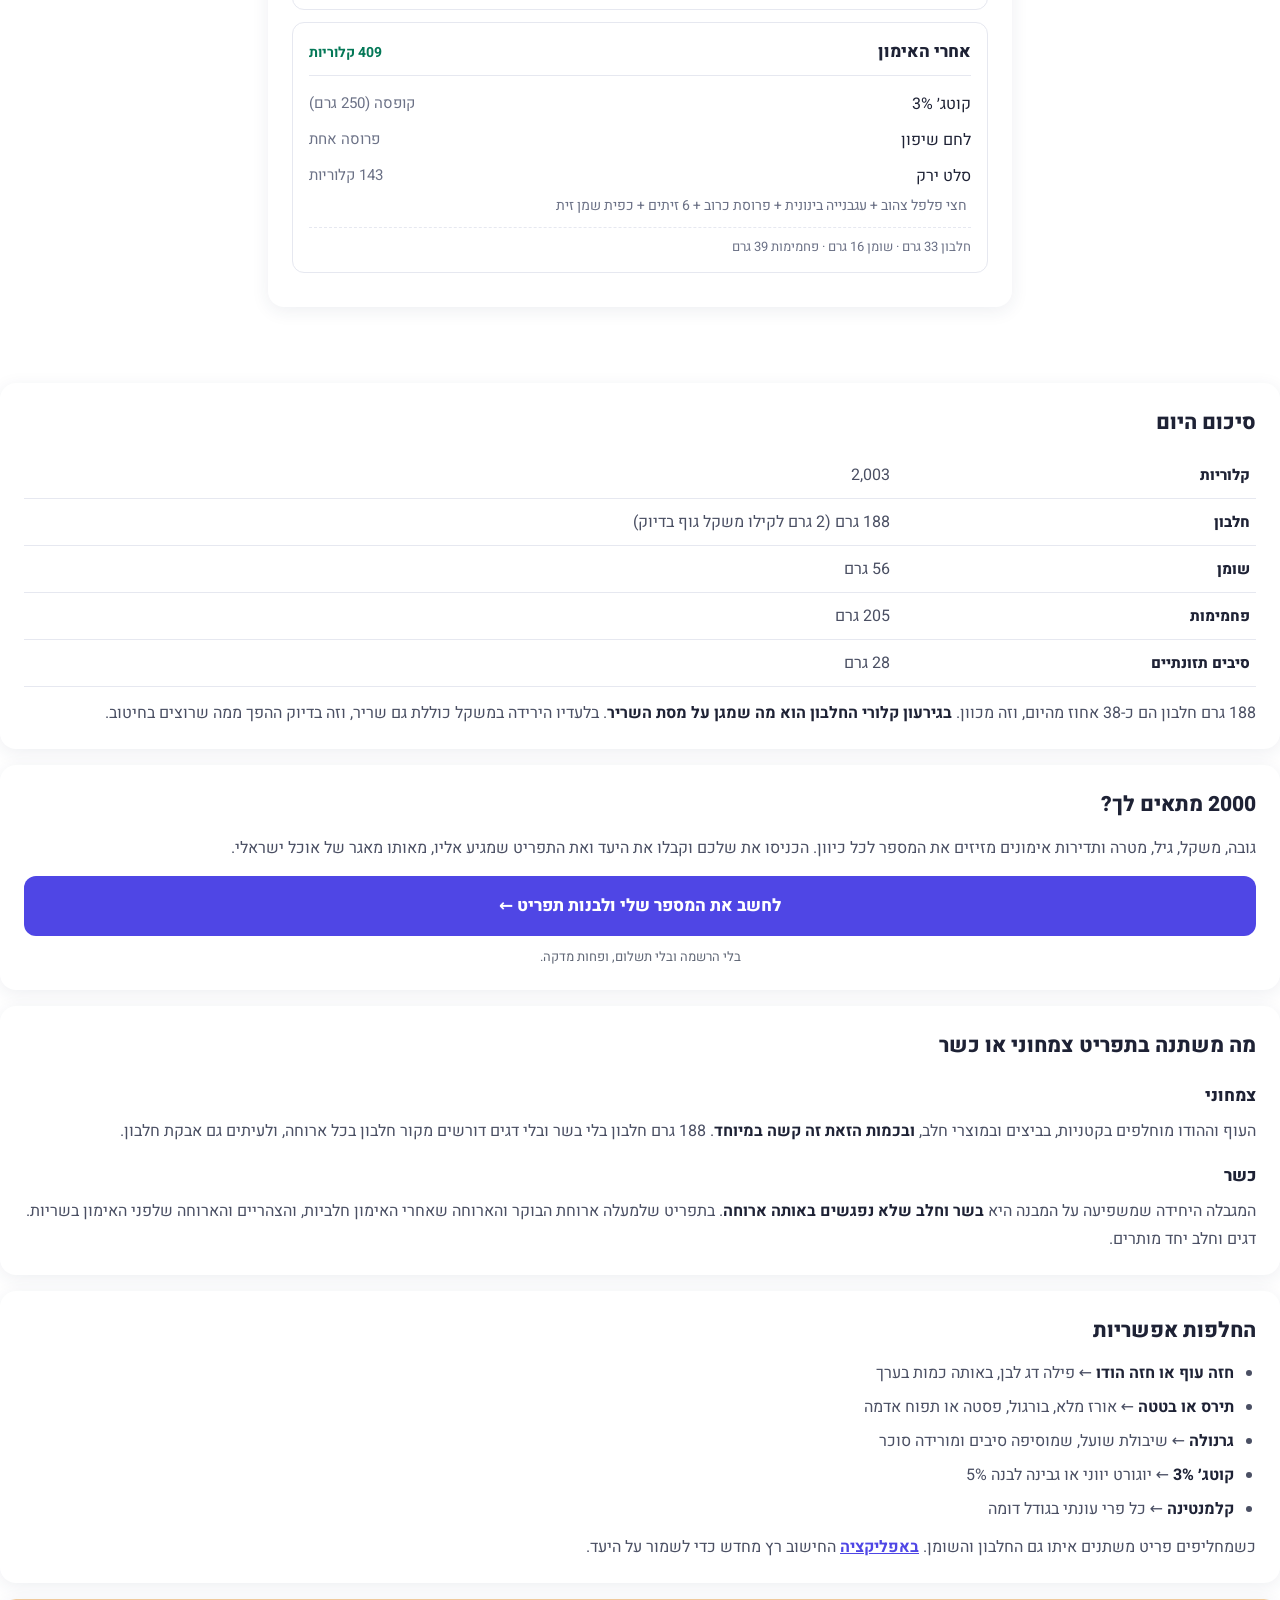
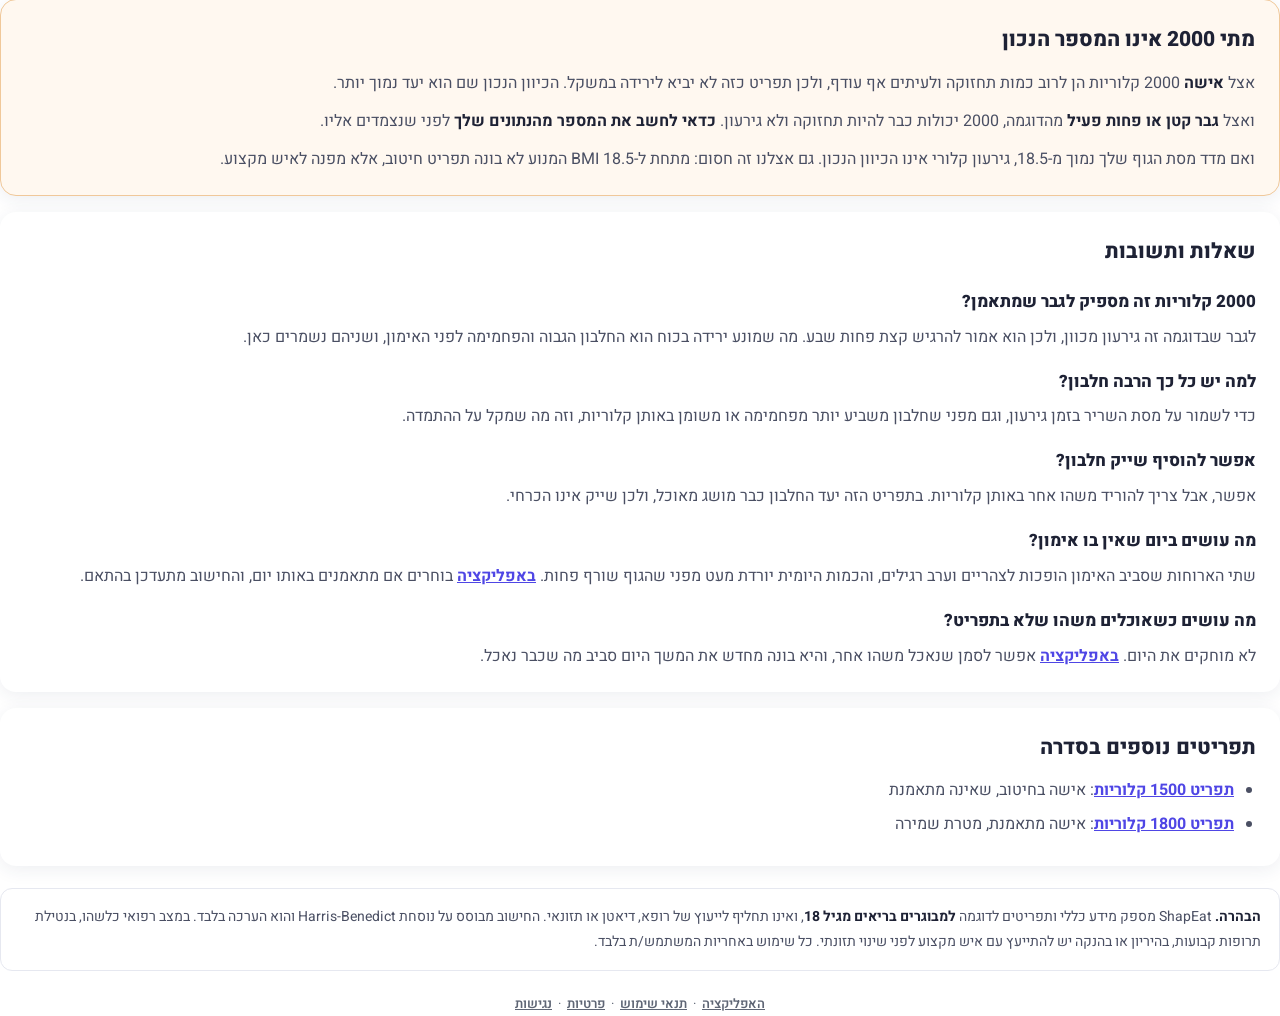
<file: menu-2000/index.html>
<!DOCTYPE html>
<!-- דף SEO שלישי בסדרה (04/09/2026). התפריט הוטמע כטקסט סטטי במכוון.
     הופק מהמנוע — פרופיל גבר 26/180/94, מטרת חיטוב, מתאמן בערב.
     הפרופיל גברי בכוונה: שני הדפים האחרים נשיים, וזה מרחיב את הקהל. -->
<html lang="he" dir="rtl">
<head>
<meta charset="UTF-8">
<meta name="viewport" content="width=device-width, initial-scale=1.0">
<title>תפריט 2000 קלוריות ליום, דוגמה לגבר בחיטוב | ShapEat</title>
<link rel="icon" type="image/png" href="/brand/AVATAR-shapeat.png">
<link rel="canonical" href="https://shapeat.co.il/menu-2000/">
<meta name="description" content="תפריט לדוגמה של 2000 קלוריות ליום לגבר בחיטוב, מאוכל ישראלי. 188 גרם חלבון, פירוט מאקרו לכל ארוחה, ובנוי סביב אימון ערב.">
<meta property="og:type" content="article">
<meta property="og:title" content="תפריט 2000 קלוריות ליום, דוגמה לגבר בחיטוב">
<meta property="og:description" content="יום שלם של 2,003 קלוריות ו-188 גרם חלבון, מאוכל ישראלי רגיל, בנוי סביב אימון ערב.">
<meta property="og:image" content="https://shapeat.co.il/brand/AVATAR-shapeat.jpg">
<meta property="og:url" content="https://shapeat.co.il/menu-2000/">
<link rel="stylesheet" href="/brand/fonts/heebo.css">
<style>
  :root{ --accent:#4f46e5; --accent2:#7c3aed; --text:#1e2235; --text-sec:#4a4f63;
         --border:#e6e8f0; --green:#047857; }
  *{box-sizing:border-box;margin:0;padding:0}
  body{font-family:'Heebo','Segoe UI',system-ui,sans-serif;color:var(--text);
    background:linear-gradient(135deg,#f0f2f8,#e8ecf7) fixed;line-height:1.75}
  .wrap{max-width:780px;margin:0 auto;padding:24px 18px 60px}
  a{color:var(--accent);font-weight:700}
  .nav{display:flex;align-items:center;justify-content:space-between;margin-bottom:26px}
  .logo{font-size:23px;font-weight:900;letter-spacing:-.5px;text-decoration:none;color:var(--text)}
  .logo .eat{color:var(--accent)}
  .head{background:linear-gradient(135deg,var(--accent),var(--accent2));color:#fff;
    border-radius:18px;padding:30px 26px;margin-bottom:20px;box-shadow:0 6px 24px rgba(40,46,90,.12)}
  .head h1{font-size:30px;font-weight:900;letter-spacing:-.5px;margin-bottom:10px}
  .head p{color:#fff;opacity:.95;font-size:16px}
  .card{background:#fff;border-radius:16px;padding:22px 24px;margin-bottom:16px;
    box-shadow:0 4px 18px rgba(40,46,90,.08)}
  .card.warn{background:#fff8f0;border:1.5px solid #f0c89a}
  h2{font-size:21px;font-weight:800;margin-bottom:10px;color:var(--text)}
  h3{font-size:17px;font-weight:800;margin:16px 0 6px;color:var(--text)}
  p,li,td,th{font-size:16px;color:var(--text-sec)}
  ul{padding-inline-start:22px;margin-top:6px}
  li{margin-bottom:6px}
  b{color:var(--text)}
  .meal{border:1px solid var(--border);border-radius:12px;padding:14px 16px;margin-bottom:12px}
  .meal-head{display:flex;justify-content:space-between;align-items:baseline;
    border-bottom:1px solid var(--border);padding-bottom:8px;margin-bottom:10px;gap:10px}
  .meal-name{font-size:17px;font-weight:800;color:var(--text)}
  .meal-cal{font-size:14px;font-weight:700;color:var(--green);white-space:nowrap}
  .row{display:flex;justify-content:space-between;gap:12px;padding:4px 0}
  .row .amt{color:#6b7186;font-size:15px;white-space:nowrap}
  .salad-parts{font-size:14px;color:#6b7186;padding-inline-start:4px}
  .meal-macro{font-size:13px;color:#6b7186;margin-top:8px;border-top:1px dashed var(--border);padding-top:8px}
  .tbl{width:100%;border-collapse:collapse;margin-top:8px}
  .tbl th,.tbl td{text-align:right;padding:9px 6px;border-bottom:1px solid var(--border)}
  .tbl th{font-weight:800;color:var(--text);font-size:15px}
  .cta{display:block;text-align:center;background:var(--accent);color:#fff;text-decoration:none;
    font-weight:800;font-size:17px;padding:15px 20px;border-radius:12px;margin-top:14px}
  .note{font-size:13px;color:#5f6675;text-align:center;margin-top:10px}
  .disc{font-size:14px;color:#4a4f63;background:#fff;border:1.5px solid var(--border);
    border-radius:12px;padding:16px 18px;margin-top:22px}
  .foot{font-size:13px;color:#5f6675;text-align:center;margin-top:22px}
  .foot a{color:#5f6675;font-weight:600;margin:0 6px}
</style>
</head>
<body>
<div class="wrap">
  <nav class="nav">
    <a class="logo" href="/">Shap<span class="eat">Eat</span></a>
    <a href="/">בנו תפריט משלכם ←</a>
  </nav>

  <div class="head">
    <h1>תפריט 2000 קלוריות ליום</h1>
    <p>יום שלם לגבר בחיטוב שמתאמן, מאוכל ישראלי רגיל.</p>
  </div>

  <div class="card">
    <p>התפריט שלמטה הוא <b>יום שלם של 2,003 קלוריות ו-188 גרם חלבון</b>. הוא לא נכתב ביד:
      <b>מנוע ShapEat חישב אותו</b> עבור גבר בן 26, בגובה 180 ובמשקל 94 קילו,
      <b>שמתאמן בערב</b>, במטרת חיטוב.</p>
    <p style="margin-top:10px">עבורו 2000 קלוריות הן <b>גירעון של כ-500 קלוריות ביום</b>
      מתחת לכמות שהוא שורף. אצל גבר קטן יותר או פחות פעיל, אותו מספר בדיוק כבר יהיה
      קרוב לתחזוקה.</p>
  </div>

  <div class="card">
    <h2>למה גבר צריך יותר מאישה באותה מטרה</h2>
    <p>ההבדל נובע מהמסה. גוף גדול יותר שורף יותר גם במנוחה, ולכן הגירעון
      נבנה ממספר גבוה יותר. <b>אצל אישה 2000 קלוריות הן לרוב כמות תחזוקה ואפילו עודף,
      ואצל גבר בגודל שבדוגמה זה כבר גירעון ברור.</b></p>
    <p style="margin-top:10px">גם רצפת הבטיחות שונה: <b>1,500 קלוריות לגבר לעומת 1,200
      לאישה.</b> ירידה מתחת לרצפה לאורך זמן פוגעת באספקת הרכיבים החיוניים.</p>
  </div>

  <div class="card">
    <h2>התפריט</h2>
    <p style="margin-bottom:14px">היום בנוי סביב <b>אימון בשעות הערב</b>, ולכן שתי ארוחות
      ממוקמות לפניו ואחריו. מי שמתאמן בבוקר יקבל את אותן כמויות בסדר אחר.</p>

    <div class="meal">
      <div class="meal-head"><span class="meal-name">ארוחת בוקר</span><span class="meal-cal">384 קלוריות</span></div>
      <div class="row"><span>יוגורט יווני 0%</span><span class="amt">גביע (150 גרם)</span></div>
      <div class="row"><span>גרנולה</span><span class="amt">מנה (45 גרם)</span></div>
      <div class="row"><span>דבש</span><span class="amt">כפית (10 גרם)</span></div>
      <div class="row"><span>קלמנטינה</span><span class="amt">קלמנטינה אחת</span></div>
      <div class="meal-macro">חלבון 18 גרם · שומן 7 גרם · פחמימות 62 גרם</div>
    </div>

    <div class="meal">
      <div class="meal-head"><span class="meal-name">ארוחת צהריים</span><span class="meal-cal">643 קלוריות</span></div>
      <div class="row"><span>חזה עוף אפוי</span><span class="amt">187 גרם</span></div>
      <div class="row"><span>תירס מבושל</span><span class="amt">קלח תירס</span></div>
      <div class="row"><span>סלט ירק</span><span class="amt">100 קלוריות</span></div>
      <div class="salad-parts">מלפפון בינוני + חצי פלפל אדום + קערת חסה + כפית שמן זית</div>
      <div class="meal-macro">חלבון 69 גרם · שומן 17 גרם · פחמימות 63 גרם</div>
    </div>

    <div class="meal">
      <div class="meal-head"><span class="meal-name">לפני האימון</span><span class="meal-cal">567 קלוריות</span></div>
      <div class="row"><span>חזה הודו</span><span class="amt">199 גרם</span></div>
      <div class="row"><span>בטטה</span><span class="amt">בטטה בינונית</span></div>
      <div class="row"><span>קישוא</span><span class="amt">קישוא בינוני</span></div>
      <div class="row"><span>טחינה גולמית</span><span class="amt">כף (15 גרם)</span></div>
      <div class="meal-macro">חלבון 67 גרם · שומן 16 גרם · פחמימות 40 גרם</div>
    </div>

    <div class="meal">
      <div class="meal-head"><span class="meal-name">אחרי האימון</span><span class="meal-cal">409 קלוריות</span></div>
      <div class="row"><span>קוטג׳ 3%</span><span class="amt">קופסה (250 גרם)</span></div>
      <div class="row"><span>לחם שיפון</span><span class="amt">פרוסה אחת</span></div>
      <div class="row"><span>סלט ירק</span><span class="amt">143 קלוריות</span></div>
      <div class="salad-parts">חצי פלפל צהוב + עגבנייה בינונית + פרוסת כרוב + 6 זיתים + כפית שמן זית</div>
      <div class="meal-macro">חלבון 33 גרם · שומן 16 גרם · פחמימות 39 גרם</div>
    </div>
  </div>
  </div>

  <div class="card">
    <h2>סיכום היום</h2>
    <table class="tbl">
      <tr><th>קלוריות</th><td>2,003</td></tr>
      <tr><th>חלבון</th><td>188 גרם (2 גרם לקילו משקל גוף בדיוק)</td></tr>
      <tr><th>שומן</th><td>56 גרם</td></tr>
      <tr><th>פחמימות</th><td>205 גרם</td></tr>
      <tr><th>סיבים תזונתיים</th><td>28 גרם</td></tr>
    </table>
    <p style="margin-top:12px">188 גרם חלבון הם כ-38 אחוז מהיום, וזה מכוון. <b>בגירעון
      קלורי החלבון הוא מה שמגן על מסת השריר</b>. בלעדיו הירידה במשקל כוללת גם שריר, וזה
      בדיוק ההפך ממה שרוצים בחיטוב.</p>
  </div>

  <div class="card">
    <h2>2000 מתאים לך?</h2>
    <p>גובה, משקל, גיל, מטרה ותדירות אימונים מזיזים את המספר לכל כיוון. הכניסו את שלכם
      וקבלו את היעד ואת התפריט שמגיע אליו, מאותו מאגר של אוכל ישראלי.</p>
    <a class="cta" href="/">לחשב את המספר שלי ולבנות תפריט ←</a>
    <p class="note">בלי הרשמה ובלי תשלום, ופחות מדקה.</p>
  </div>

  <div class="card">
    <h2>מה משתנה בתפריט צמחוני או כשר</h2>
    <h3>צמחוני</h3>
    <p>העוף וההודו מוחלפים בקטניות, בביצים ובמוצרי חלב, <b>ובכמות הזאת זה קשה במיוחד</b>.
      188 גרם חלבון בלי בשר ובלי דגים דורשים מקור חלבון בכל ארוחה, ולעיתים גם אבקת חלבון.</p>
    <h3>כשר</h3>
    <p>המגבלה היחידה שמשפיעה על המבנה היא <b>בשר וחלב שלא נפגשים באותה ארוחה</b>. בתפריט שלמעלה
      ארוחת הבוקר והארוחה שאחרי האימון חלביות, והצהריים והארוחה שלפני האימון בשריות.
      דגים וחלב יחד מותרים.</p>
  </div>

  <div class="card">
    <h2>החלפות אפשריות</h2>
    <ul>
      <li><b>חזה עוף או חזה הודו</b> ← פילה דג לבן, באותה כמות בערך</li>
      <li><b>תירס או בטטה</b> ← אורז מלא, בורגול, פסטה או תפוח אדמה</li>
      <li><b>גרנולה</b> ← שיבולת שועל, שמוסיפה סיבים ומורידה סוכר</li>
      <li><b>קוטג׳ 3%</b> ← יוגורט יווני או גבינה לבנה 5%</li>
      <li><b>קלמנטינה</b> ← כל פרי עונתי בגודל דומה</li>
    </ul>
    <p style="margin-top:10px">כשמחליפים פריט משתנים איתו גם החלבון והשומן.
      <a href="/">באפליקציה</a> החישוב רץ מחדש כדי לשמור על היעד.</p>
  </div>

  <div class="card warn">
    <h2>מתי 2000 אינו המספר הנכון</h2>
    <p>אצל <b>אישה</b> 2000 קלוריות הן לרוב כמות תחזוקה ולעיתים אף עודף, ולכן תפריט כזה
      לא יביא לירידה במשקל. הכיוון הנכון שם הוא יעד נמוך יותר.</p>
    <p style="margin-top:10px">ואצל <b>גבר קטן או פחות פעיל</b> מהדוגמה, 2000 יכולות כבר
      להיות תחזוקה ולא גירעון. <b>כדאי לחשב את המספר מהנתונים שלך</b> לפני שנצמדים אליו.</p>
    <p style="margin-top:10px">ואם מדד מסת הגוף שלך נמוך מ-18.5, גירעון קלורי אינו הכיוון
      הנכון. גם אצלנו זה חסום: מתחת ל-BMI 18.5 המנוע לא בונה תפריט חיטוב, אלא מפנה
      לאיש מקצוע.</p>
  </div>

  <div class="card">
    <h2>שאלות ותשובות</h2>
    <h3>2000 קלוריות זה מספיק לגבר שמתאמן?</h3>
    <p>לגבר שבדוגמה זה גירעון מכוון, ולכן הוא אמור להרגיש קצת פחות שבע. מה שמונע ירידה
      בכוח הוא החלבון הגבוה והפחמימה לפני האימון, ושניהם נשמרים כאן.</p>
    <h3>למה יש כל כך הרבה חלבון?</h3>
    <p>כדי לשמור על מסת השריר בזמן גירעון, וגם מפני שחלבון משביע יותר מפחמימה או משומן
      באותן קלוריות, וזה מה שמקל על ההתמדה.</p>
    <h3>אפשר להוסיף שייק חלבון?</h3>
    <p>אפשר, אבל צריך להוריד משהו אחר באותן קלוריות. בתפריט הזה יעד החלבון כבר מושג
      מאוכל, ולכן שייק אינו הכרחי.</p>
    <h3>מה עושים ביום שאין בו אימון?</h3>
    <p>שתי הארוחות שסביב האימון הופכות לצהריים וערב רגילים, והכמות היומית יורדת מעט מפני
      שהגוף שורף פחות. <a href="/">באפליקציה</a> בוחרים אם מתאמנים באותו יום, והחישוב
      מתעדכן בהתאם.</p>
    <h3>מה עושים כשאוכלים משהו שלא בתפריט?</h3>
    <p>לא מוחקים את היום. <a href="/">באפליקציה</a> אפשר לסמן שנאכל משהו אחר, והיא בונה
      מחדש את המשך היום סביב מה שכבר נאכל.</p>
  </div>

  <div class="card">
    <h2>תפריטים נוספים בסדרה</h2>
    <ul>
      <li><a href="/menu-1500/">תפריט 1500 קלוריות</a>: אישה בחיטוב, שאינה מתאמנת</li>
      <li><a href="/menu-1800/">תפריט 1800 קלוריות</a>: אישה מתאמנת, מטרת שמירה</li>
    </ul>
  </div>

  <div class="disc">
    <b>הבהרה.</b> ShapEat מספק מידע כללי ותפריטים לדוגמה <b>למבוגרים בריאים מגיל 18</b>,
    ואינו תחליף לייעוץ של רופא, דיאטן או תזונאי. החישוב מבוסס על נוסחת Harris-Benedict
    והוא הערכה בלבד. במצב רפואי כלשהו, בנטילת תרופות קבועות, בהיריון או בהנקה יש להתייעץ
    עם איש מקצוע לפני שינוי תזונתי. כל שימוש באחריות המשתמש/ת בלבד.
  </div>

  <div class="foot">
    <a href="/">האפליקציה</a>·<a href="/terms.html">תנאי שימוש</a>·<a href="/privacy.html">פרטיות</a>·<a href="/accessibility.html">נגישות</a>
  </div>
</div>
</body>
</html>
</file>
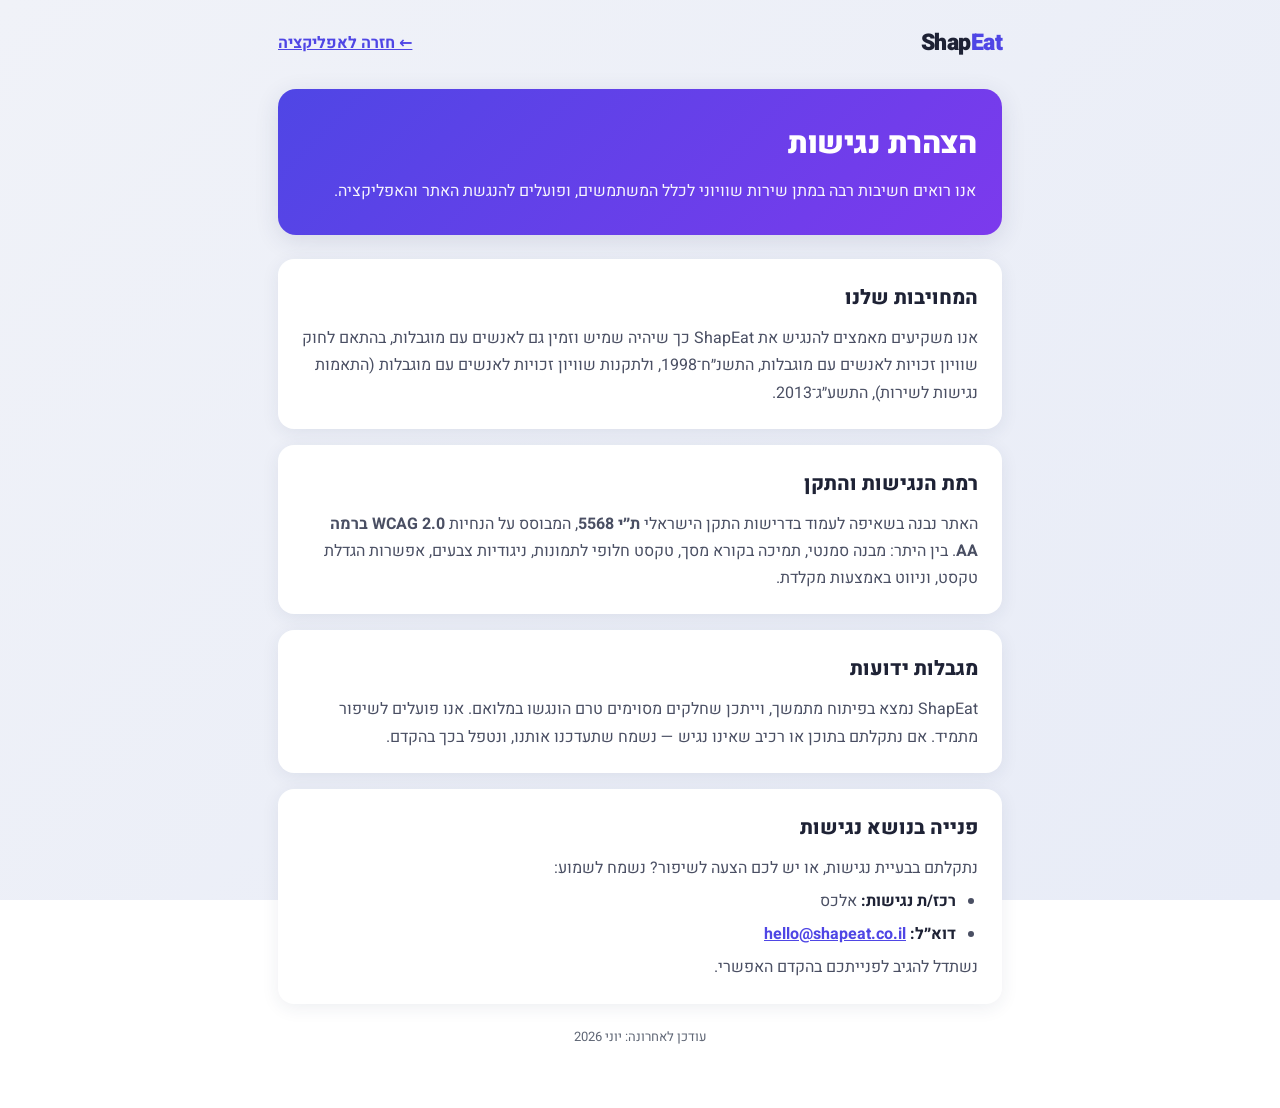
<file: accessibility.html>
<!DOCTYPE html>
<!-- הצהרת נגישות — ShapEat. מקושר מהפוטר של index.html ו-coaches.html. -->
<html lang="he" dir="rtl">
<head>
<meta charset="UTF-8">
<meta name="viewport" content="width=device-width, initial-scale=1.0">
<title>הצהרת נגישות — ShapEat</title>
<link rel="icon" type="image/png" href="/brand/AVATAR-shapeat.png">
<meta name="description" content="הצהרת הנגישות של ShapEat — המחויבות שלנו לנגישות האתר לפי ת״י 5568 / WCAG 2.0 AA, ודרכי פנייה.">
<link rel="stylesheet" href="brand/fonts/heebo.css">
<style>
  :root{ --accent:#4f46e5; --accent2:#7c3aed; --text:#1e2235; --text-sec:#4a4f63; --border:#e6e8f0; }
  *{box-sizing:border-box;margin:0;padding:0}
  body{font-family:'Heebo','Segoe UI',system-ui,sans-serif;color:var(--text);
    background:linear-gradient(135deg,#f0f2f8,#e8ecf7) fixed;line-height:1.7}
  .wrap{max-width:760px;margin:0 auto;padding:24px 18px 60px}
  a{color:var(--accent);font-weight:700}
  .nav{display:flex;align-items:center;justify-content:space-between;margin-bottom:26px}
  .logo{font-size:23px;font-weight:900;letter-spacing:-.5px;text-decoration:none;color:var(--text)}
  .logo .eat{color:var(--accent)}
  .head{background:linear-gradient(135deg,var(--accent),var(--accent2));color:#fff;
    border-radius:18px;padding:30px 26px;margin-bottom:24px;box-shadow:0 6px 24px rgba(40,46,90,.12)}
  .head h1{font-size:30px;font-weight:900;letter-spacing:-.5px;margin-bottom:8px}
  .head p{color:#fff;opacity:.95;font-size:16px}
  .card{background:#fff;border-radius:16px;padding:22px 24px;margin-bottom:16px;box-shadow:0 4px 18px rgba(40,46,90,.08)}
  h2{font-size:20px;font-weight:800;margin-bottom:10px;color:var(--text)}
  p,li{font-size:16px;color:var(--text-sec)}
  ul{padding-inline-start:22px;margin-top:6px}
  li{margin-bottom:6px}
  .contact b{color:var(--text)}
  .updated{font-size:13px;color:#5f6675;text-align:center;margin-top:22px}
</style>
</head>
<body>
<div class="wrap">
  <nav class="nav">
    <a class="logo" href="index.html">Shap<span class="eat">Eat</span></a>
    <a href="index.html">← חזרה לאפליקציה</a>
  </nav>

  <header class="head">
    <h1>הצהרת נגישות</h1>
    <p>אנו רואים חשיבות רבה במתן שירות שוויוני לכלל המשתמשים, ופועלים להנגשת האתר והאפליקציה.</p>
  </header>

  <div class="card">
    <h2>המחויבות שלנו</h2>
    <p>אנו משקיעים מאמצים להנגיש את ShapEat כך שיהיה שמיש וזמין גם לאנשים עם מוגבלות, בהתאם
      לחוק שוויון זכויות לאנשים עם מוגבלות, התשנ״ח־1998, ולתקנות שוויון זכויות לאנשים עם
      מוגבלות (התאמות נגישות לשירות), התשע״ג־2013.</p>
  </div>

  <div class="card">
    <h2>רמת הנגישות והתקן</h2>
    <p>האתר נבנה בשאיפה לעמוד בדרישות התקן הישראלי <b>ת״י 5568</b>, המבוסס על הנחיות
      <b>WCAG 2.0 ברמה AA</b>. בין היתר: מבנה סמנטי, תמיכה בקורא מסך, טקסט חלופי לתמונות,
      ניגודיות צבעים, אפשרות הגדלת טקסט, וניווט באמצעות מקלדת.</p>
  </div>

  <div class="card">
    <h2>מגבלות ידועות</h2>
    <p>ShapEat נמצא בפיתוח מתמשך, וייתכן שחלקים מסוימים טרם הונגשו במלואם. אנו פועלים לשיפור
      מתמיד. אם נתקלתם בתוכן או רכיב שאינו נגיש — נשמח שתעדכנו אותנו, ונטפל בכך בהקדם.</p>
  </div>

  <div class="card contact">
    <h2>פנייה בנושא נגישות</h2>
    <p>נתקלתם בבעיית נגישות, או יש לכם הצעה לשיפור? נשמח לשמוע:</p>
    <ul>
      <li><b>רכז/ת נגישות:</b> אלכס</li>
      <li><b>דוא״ל:</b> <a href="mailto:hello@shapeat.co.il">hello@shapeat.co.il</a></li>
    </ul>
    <p>נשתדל להגיב לפנייתכם בהקדם האפשרי.</p>
  </div>

  <div class="updated">עודכן לאחרונה: יוני 2026</div>
</div>
</body>
</html>
</file>
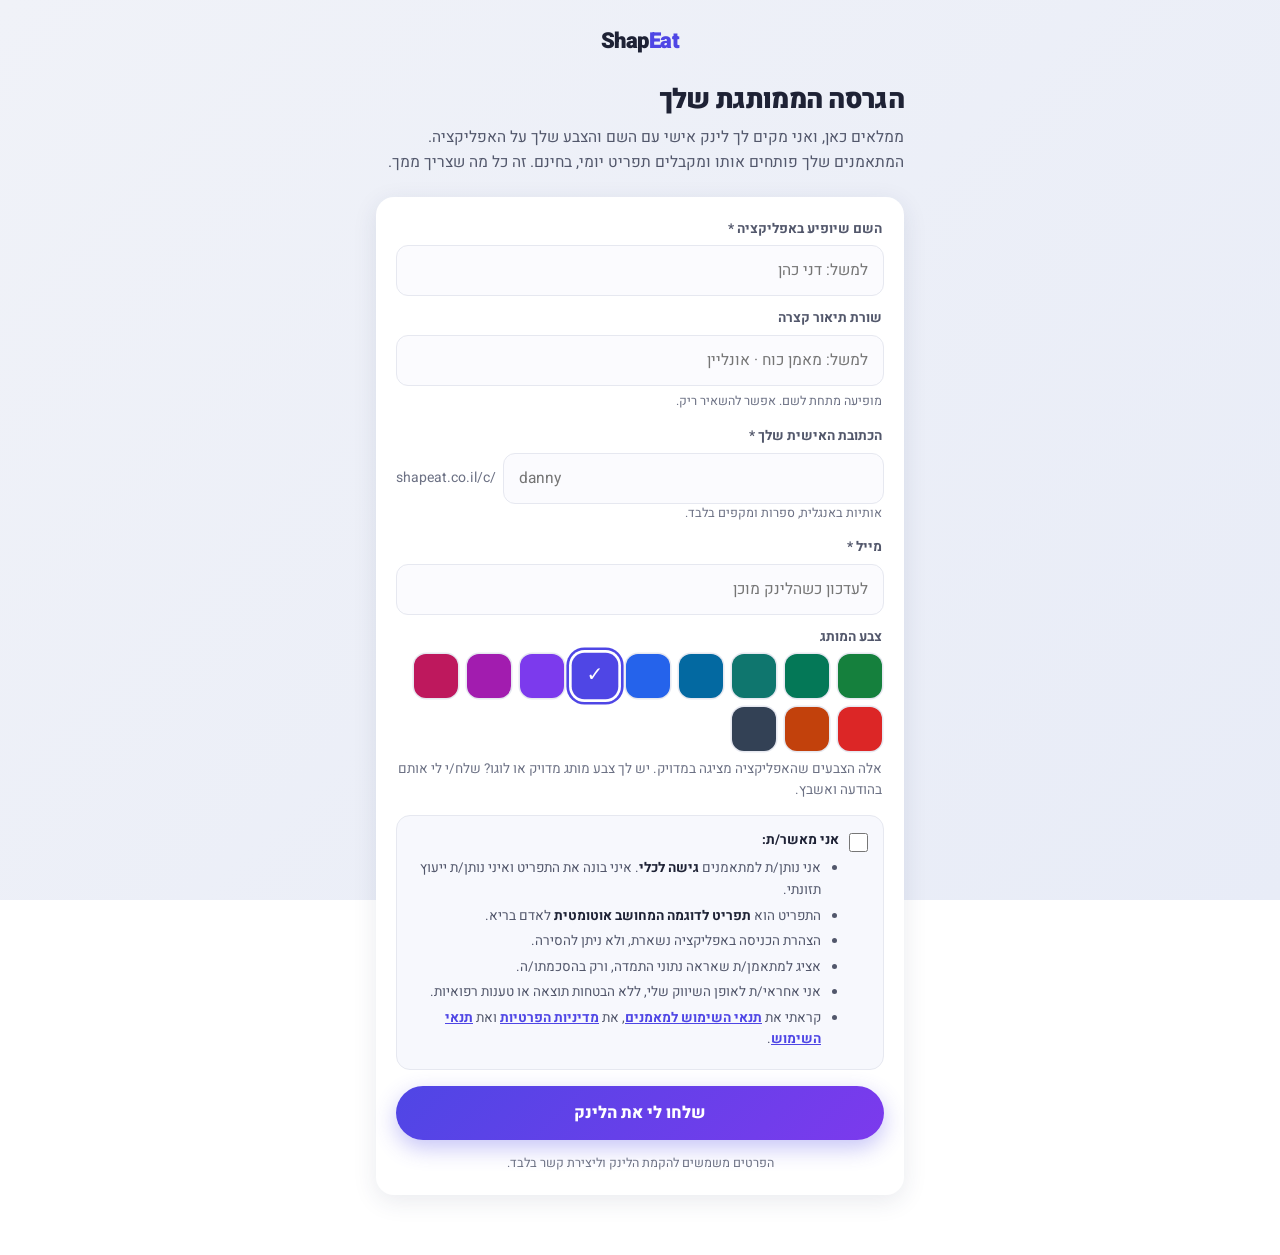
<file: coach-setup.html>
<!DOCTYPE html>
<!-- הקמת גרסה ממותגת למאמן/ת (onboarding, שלב 0.5).
     טופס Web3Forms (ללא שרת) → אלכס מוסיף רשומה ל-coaches.json + דף הפניה ב-c/<slug>/ ודוחף.
     הצ'קבוקס כאן הוא "האישור בכתב" של חמשת הסעיפים (במקום סיכום במייל/וואטסאפ).
     noindex — זה עמוד תפעולי שמגיעים אליו בלינק ישיר, לא נכס שיווקי. -->
<html lang="he" dir="rtl">
<head>
<meta charset="UTF-8">
<meta name="viewport" content="width=device-width, initial-scale=1.0">
<title>הקמת הגרסה הממותגת שלך | ShapEat</title>
<link rel="icon" type="image/png" href="/brand/AVATAR-shapeat.png">
<meta name="robots" content="noindex">
<link rel="stylesheet" href="brand/fonts/heebo.css">
<style>
  :root{
    --accent:#4f46e5; --accent2:#7c3aed;
    --text:#1e2235; --text-sec:#52576b; --text-tert:#6c7184;
    --border:#e6e8f0; --card:#fff; --radius:18px;
    --shadow:0 6px 24px rgba(40,46,90,.10);
  }
  *{box-sizing:border-box;margin:0;padding:0}
  body{font-family:'Heebo','Segoe UI',system-ui,sans-serif;color:var(--text);
    background:linear-gradient(135deg,#f0f2f8,#e8ecf7) fixed;line-height:1.55}
  .wrap{max-width:560px;margin:0 auto;padding:24px 16px 60px}
  a{color:var(--accent);font-weight:700}

  .logo{font-size:22px;font-weight:900;letter-spacing:-.5px;text-align:center;
    margin-bottom:26px;text-decoration:none;display:block;color:var(--text)}
  .logo .eat{color:var(--accent)}

  h1{font-size:27px;font-weight:900;letter-spacing:-.7px;line-height:1.2;margin-bottom:10px}
  .sub{font-size:15.5px;color:var(--text-sec);margin-bottom:22px}

  .card{background:var(--card);border-radius:var(--radius);box-shadow:var(--shadow);padding:22px 20px}

  .fld{width:100%;padding:13px 15px;border:1.5px solid var(--border);border-radius:12px;
    font-size:15.5px;font-family:inherit;background:#fbfbfe;margin-bottom:12px;color:var(--text)}
  .fld:focus{outline:none;border-color:var(--accent);background:#fff}
  .lbl{display:block;font-size:13.5px;font-weight:700;color:var(--text-sec);margin:0 2px 6px}
  .hint{font-size:12.5px;color:var(--text-tert);margin:-6px 2px 14px}

  /* כתובת = URL, ולכן השורה כולה LTR: הקידומת משמאל והשדה מימינה, כמו שקוראים כתובת */
  .slug-row{display:flex;align-items:center;gap:7px;margin-bottom:6px;direction:ltr}
  .slug-row .pre{font-size:14px;color:var(--text-tert);white-space:nowrap;flex-shrink:0}
  .slug-row .fld{margin-bottom:0;text-align:left;min-width:0}

  /* לוח צבעים סגור, לא בורר חופשי: כל צבע כאן עומד ב-4.5:1 מול טקסט לבן ולכן
     מוצג בדיוק כפי שנבחר. בורר חופשי היה מאפשר לבחור צהוב בהיר, ואז סף
     הניגודיות באפליקציה היה מכהה אותו לחרדל-חום. לא מציעים מה שלא ניתן לקבל. */
  .swatches{display:flex;flex-wrap:wrap;gap:9px;margin:0 2px 8px}
  .sw{position:relative;width:44px;height:44px}   /* מינימום אזור מגע, כמו שאר הכפתורים */
  .sw input{position:absolute;inset:0;opacity:0;cursor:pointer;margin:0}
  .sw span{display:block;width:100%;height:100%;border-radius:12px;
    box-shadow:0 0 0 1.5px var(--border);transition:box-shadow .12s,transform .12s}
  .sw input:checked + span{box-shadow:0 0 0 2.5px #fff,0 0 0 5px currentColor;transform:scale(1.06)}
  .sw input:focus-visible + span{box-shadow:0 0 0 2.5px #fff,0 0 0 5px var(--text)}
  .sw input:checked + span::after{content:"✓";position:absolute;inset:0;color:#fff;
    display:flex;align-items:center;justify-content:center;font-size:19px;font-weight:800}
  .color-note{font-size:13.5px;color:var(--text-tert);margin:0 2px 14px}

  .ack{display:flex;align-items:flex-start;gap:10px;background:#f7f8fd;border:1px solid var(--border);
    border-radius:14px;padding:14px 15px;margin:6px 0 16px;cursor:pointer}
  .ack input{margin-top:3px;width:19px;height:19px;flex-shrink:0;accent-color:var(--accent);cursor:pointer}
  .ack-txt{font-size:13.5px;color:var(--text-sec);line-height:1.6}
  .ack-txt b{color:var(--text)}
  .ack-txt ul{margin:7px 0 0;padding-inline-start:18px}
  .ack-txt li{margin-bottom:4px}

  .btn{width:100%;background:linear-gradient(135deg,var(--accent),var(--accent2));color:#fff;border:none;
    font-family:inherit;font-weight:800;font-size:16.5px;padding:15px;border-radius:999px;cursor:pointer;
    box-shadow:0 8px 22px rgba(79,70,229,.32);transition:transform .15s}
  .btn:hover{transform:translateY(-2px)}
  .btn:disabled{opacity:.6;cursor:default;transform:none}

  .foot{font-size:12.5px;color:var(--text-tert);text-align:center;margin-top:14px}

  .ok{display:none;text-align:center;padding:14px 4px}
  .ok .big{font-size:42px;margin-bottom:10px}
  .ok h2{font-size:21px;font-weight:900;margin-bottom:8px}
  .ok p{font-size:15px;color:var(--text-sec)}
  .err{display:none;background:#fef2f2;border:1px solid #fecaca;color:#b91c1c;border-radius:12px;
    padding:11px 14px;font-size:14px;margin-bottom:12px}

  @media(max-width:420px){ h1{font-size:24px} }
</style>
</head>
<body>
<div class="wrap">

  <a class="logo" href="/">Shap<span class="eat">Eat</span></a>

  <h1>הגרסה הממותגת שלך</h1>
  <p class="sub">
    ממלאים כאן, ואני מקים לך לינק אישי עם השם והצבע שלך על האפליקציה.
    המתאמנים שלך פותחים אותו ומקבלים תפריט יומי, בחינם. זה כל מה שצריך ממך.
  </p>

  <div class="card">

    <div class="err" id="err">משהו השתבש בשליחה. אפשר לנסות שוב, או פשוט לענות לי בהודעה.</div>

    <form id="setup-form" autocomplete="on">
      <input type="hidden" name="access_key" value="551d8138-f046-4062-a9da-fcbb98cbf9a2">
      <input type="hidden" name="subject" value="הקמת מאמן חדש — ShapEat">
      <input type="hidden" name="from_name" value="ShapEat onboarding">
      <input type="checkbox" name="botcheck" tabindex="-1" autocomplete="off" style="display:none !important">
      <!-- תיעוד ההסכמה: הטקסט המדויק שהוצג נשלח כמו שהוא (נקרא מה-DOM ב-submit),
           כדי שהרשומה לא תוכל לסטות מהעמוד. הגרסה מזהה על מה בדיוק נחתם. -->
      <input type="hidden" name="Terms Version" value="coach-terms-2026-08-04">
      <input type="hidden" name="Acknowledged Text" id="ack-text">

      <label class="lbl" for="f-name">השם שיופיע באפליקציה *</label>
      <input class="fld" id="f-name" type="text" name="Brand Name" maxlength="40" required
             placeholder="למשל: דני כהן" aria-label="השם שיופיע באפליקציה">

      <label class="lbl" for="f-tag">שורת תיאור קצרה</label>
      <input class="fld" id="f-tag" type="text" name="Tagline" maxlength="80"
             placeholder="למשל: מאמן כוח · אונליין" aria-label="שורת תיאור קצרה">
      <div class="hint">מופיעה מתחת לשם. אפשר להשאיר ריק.</div>

      <label class="lbl" for="f-slug">הכתובת האישית שלך *</label>
      <div class="slug-row">
        <span class="pre">shapeat.co.il/c/</span>
        <input class="fld" id="f-slug" type="text" name="Slug" required
               pattern="[a-z0-9][a-z0-9\-]{1,30}[a-z0-9]" maxlength="32"
               placeholder="danny" aria-label="הכתובת האישית שלך">
      </div>
      <div class="hint">אותיות באנגלית, ספרות ומקפים בלבד.</div>

      <label class="lbl" for="f-mail">מייל *</label>
      <input class="fld" id="f-mail" type="email" name="email" required
             placeholder="לעדכון כשהלינק מוכן" aria-label="כתובת מייל">

      <label class="lbl" id="color-lbl">צבע המותג</label>
      <div class="swatches" role="radiogroup" aria-labelledby="color-lbl">
        <label class="sw" style="color:#15803d"><input type="radio" name="Brand Color" value="#15803d" aria-label="ירוק"><span style="background:#15803d"></span></label>
        <label class="sw" style="color:#047857"><input type="radio" name="Brand Color" value="#047857" aria-label="ירוק אזמרגד"><span style="background:#047857"></span></label>
        <label class="sw" style="color:#0f766e"><input type="radio" name="Brand Color" value="#0f766e" aria-label="טורקיז"><span style="background:#0f766e"></span></label>
        <label class="sw" style="color:#0369a1"><input type="radio" name="Brand Color" value="#0369a1" aria-label="תכלת עמוק"><span style="background:#0369a1"></span></label>
        <label class="sw" style="color:#2563eb"><input type="radio" name="Brand Color" value="#2563eb" aria-label="כחול"><span style="background:#2563eb"></span></label>
        <label class="sw" style="color:#4f46e5"><input type="radio" name="Brand Color" value="#4f46e5" aria-label="אינדיגו" checked><span style="background:#4f46e5"></span></label>
        <label class="sw" style="color:#7c3aed"><input type="radio" name="Brand Color" value="#7c3aed" aria-label="סגול"><span style="background:#7c3aed"></span></label>
        <label class="sw" style="color:#a21caf"><input type="radio" name="Brand Color" value="#a21caf" aria-label="פוקסיה"><span style="background:#a21caf"></span></label>
        <label class="sw" style="color:#be185d"><input type="radio" name="Brand Color" value="#be185d" aria-label="ורוד עמוק"><span style="background:#be185d"></span></label>
        <label class="sw" style="color:#dc2626"><input type="radio" name="Brand Color" value="#dc2626" aria-label="אדום"><span style="background:#dc2626"></span></label>
        <label class="sw" style="color:#c2410c"><input type="radio" name="Brand Color" value="#c2410c" aria-label="כתום"><span style="background:#c2410c"></span></label>
        <label class="sw" style="color:#334155" ><input type="radio" name="Brand Color" value="#334155" aria-label="אפור פחם"><span style="background:#334155"></span></label>
      </div>
      <p class="color-note">אלה הצבעים שהאפליקציה מציגה במדויק. יש לך צבע מותג מדויק או לוגו?
        שלח/י לי אותם בהודעה ואשבץ.</p>

      <label class="ack">
        <input type="checkbox" name="Acknowledgment" value="V" required>
        <span class="ack-txt">
          <b>אני מאשר/ת:</b>
          <ul>
            <li>אני נותן/ת למתאמנים <b>גישה לכלי</b>. איני בונה את התפריט ואיני נותן/ת ייעוץ תזונתי.</li>
            <li>התפריט הוא <b>תפריט לדוגמה המחושב אוטומטית</b> לאדם בריא.</li>
            <li>הצהרת הכניסה באפליקציה נשארת, ולא ניתן להסירה.</li>
            <li>אציג למתאמן/ת שאראה נתוני התמדה, ורק בהסכמתו/ה.</li>
            <li>אני אחראי/ת לאופן השיווק שלי, ללא הבטחות תוצאה או טענות רפואיות.</li>
            <li>קראתי את <a href="coach-terms.html" target="_blank" rel="noopener">תנאי השימוש למאמנים</a>, את <a href="privacy.html" target="_blank" rel="noopener">מדיניות הפרטיות</a> ואת <a href="terms.html" target="_blank" rel="noopener">תנאי השימוש</a>.</li>
          </ul>
        </span>
      </label>

      <button class="btn" type="submit" id="btn">שלחו לי את הלינק</button>
      <div class="foot">הפרטים משמשים להקמת הלינק וליצירת קשר בלבד.</div>
    </form>

    <div class="ok" id="ok">
      <div class="big">🎉</div>
      <h2>קיבלתי</h2>
      <p>אני מקים את הלינק ומעדכן אותך במייל ברגע שהוא מוכן.</p>
    </div>

  </div>
</div>

<script>
(function () {
  var form = document.getElementById('setup-form'),
      btn  = document.getElementById('btn'),
      err  = document.getElementById('err'),
      ok   = document.getElementById('ok'),
      slug = document.getElementById('f-slug');

  // הקלדה בכתובת: מנרמלים לאותיות קטנות ותווים חוקיים בלבד (אותו כלל כמו coach-theme.js)
  slug.addEventListener('input', function () {
    var v = slug.value.toLowerCase().replace(/[^a-z0-9-]/g, '');
    if (v !== slug.value) slug.value = v;
  });

  form.addEventListener('submit', function (e) {
    e.preventDefault();

    // תיעוד ההסכמה: מעתיקים את הסעיפים מה-DOM עצמו, כך שמה שנרשם הוא
    // בדיוק מה שהוצג על המסך — גם אם הנוסח בעמוד ישתנה בעתיד.
    var ackEl = document.querySelector('.ack-txt');
    document.getElementById('ack-text').value =
      ackEl ? ackEl.innerText.replace(/[ \t]+/g, ' ').trim() : '';

    err.style.display = 'none';
    btn.disabled = true;
    btn.textContent = 'שולח...';

    fetch('https://api.web3forms.com/submit', {
      method: 'POST',
      body: new FormData(form)
    })
      .then(function (r) { return r.json(); })
      .then(function (d) {
        if (!d || d.success !== true) throw new Error('form');
        form.style.display = 'none';
        ok.style.display = 'block';
      })
      .catch(function () {
        err.style.display = 'block';
        btn.disabled = false;
        btn.textContent = 'שלחו לי את הלינק';
      });
  });
})();
</script>
</body>
</html>
</file>
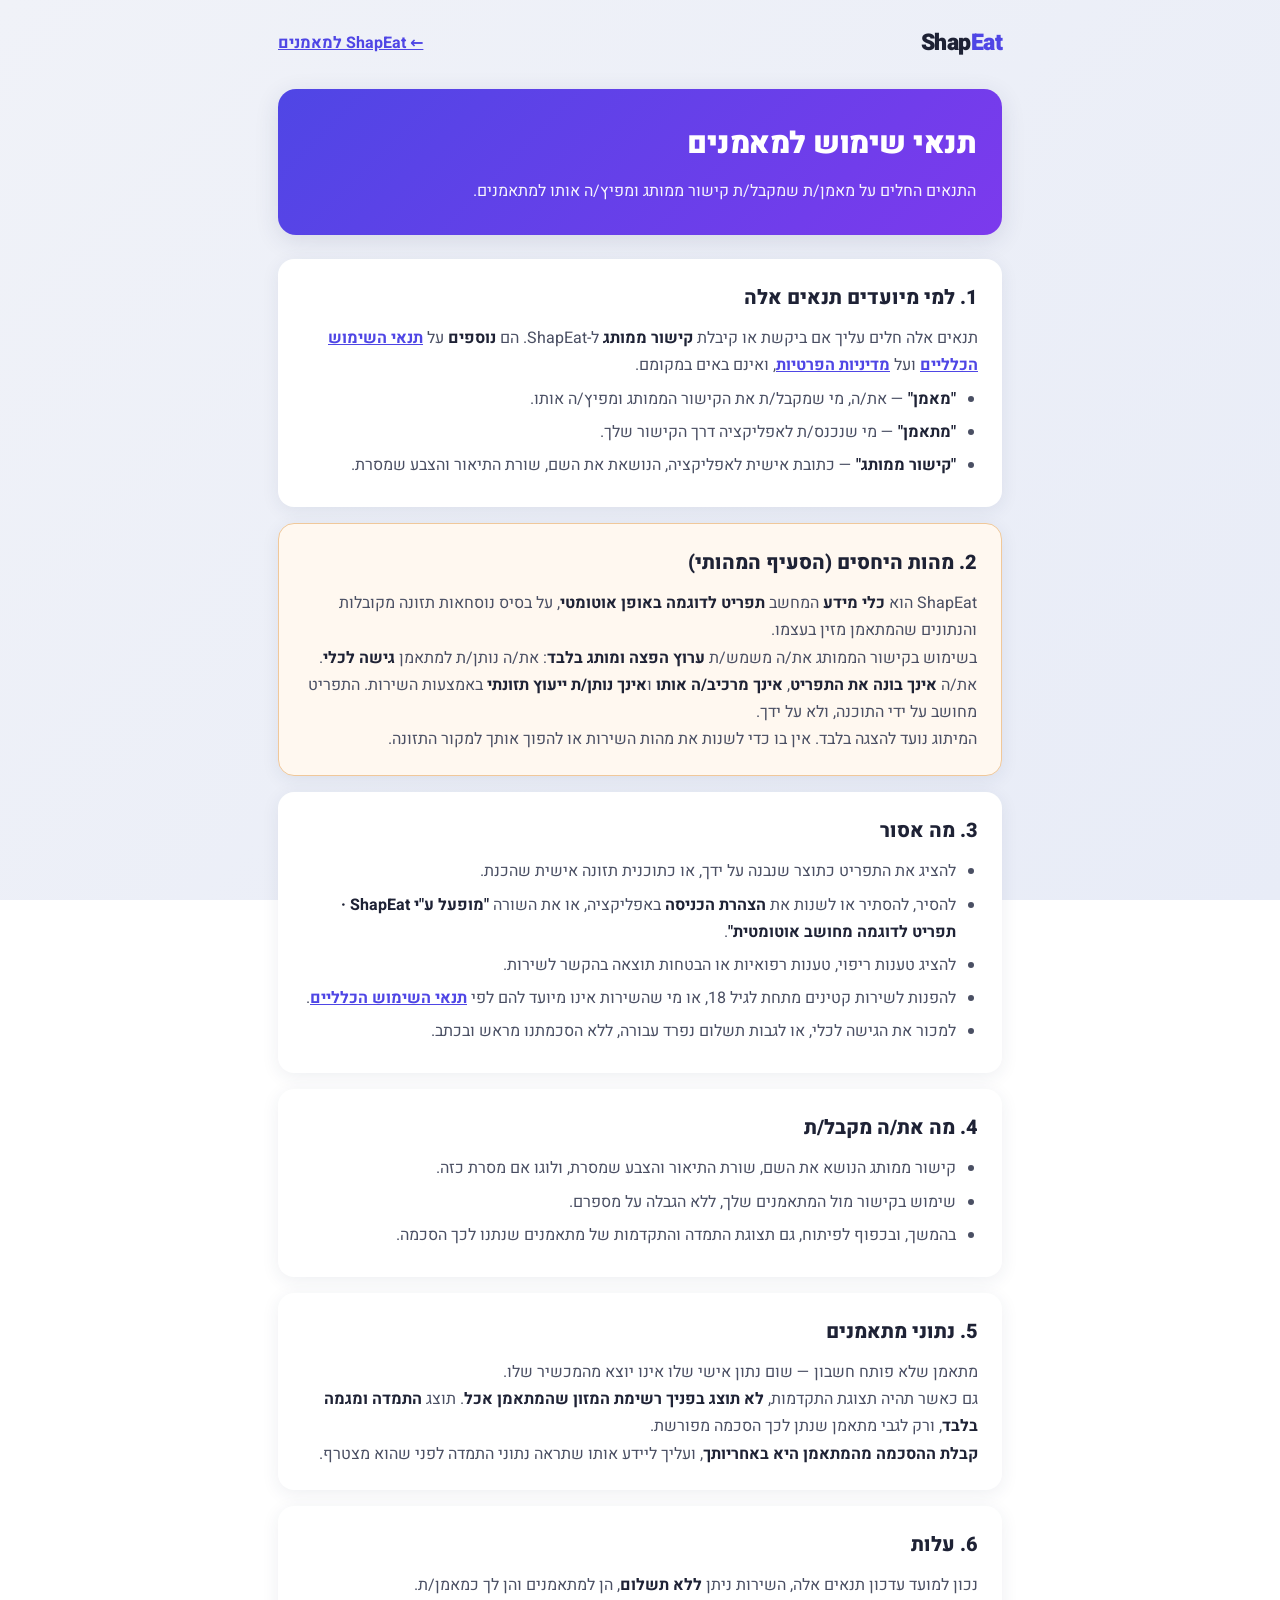
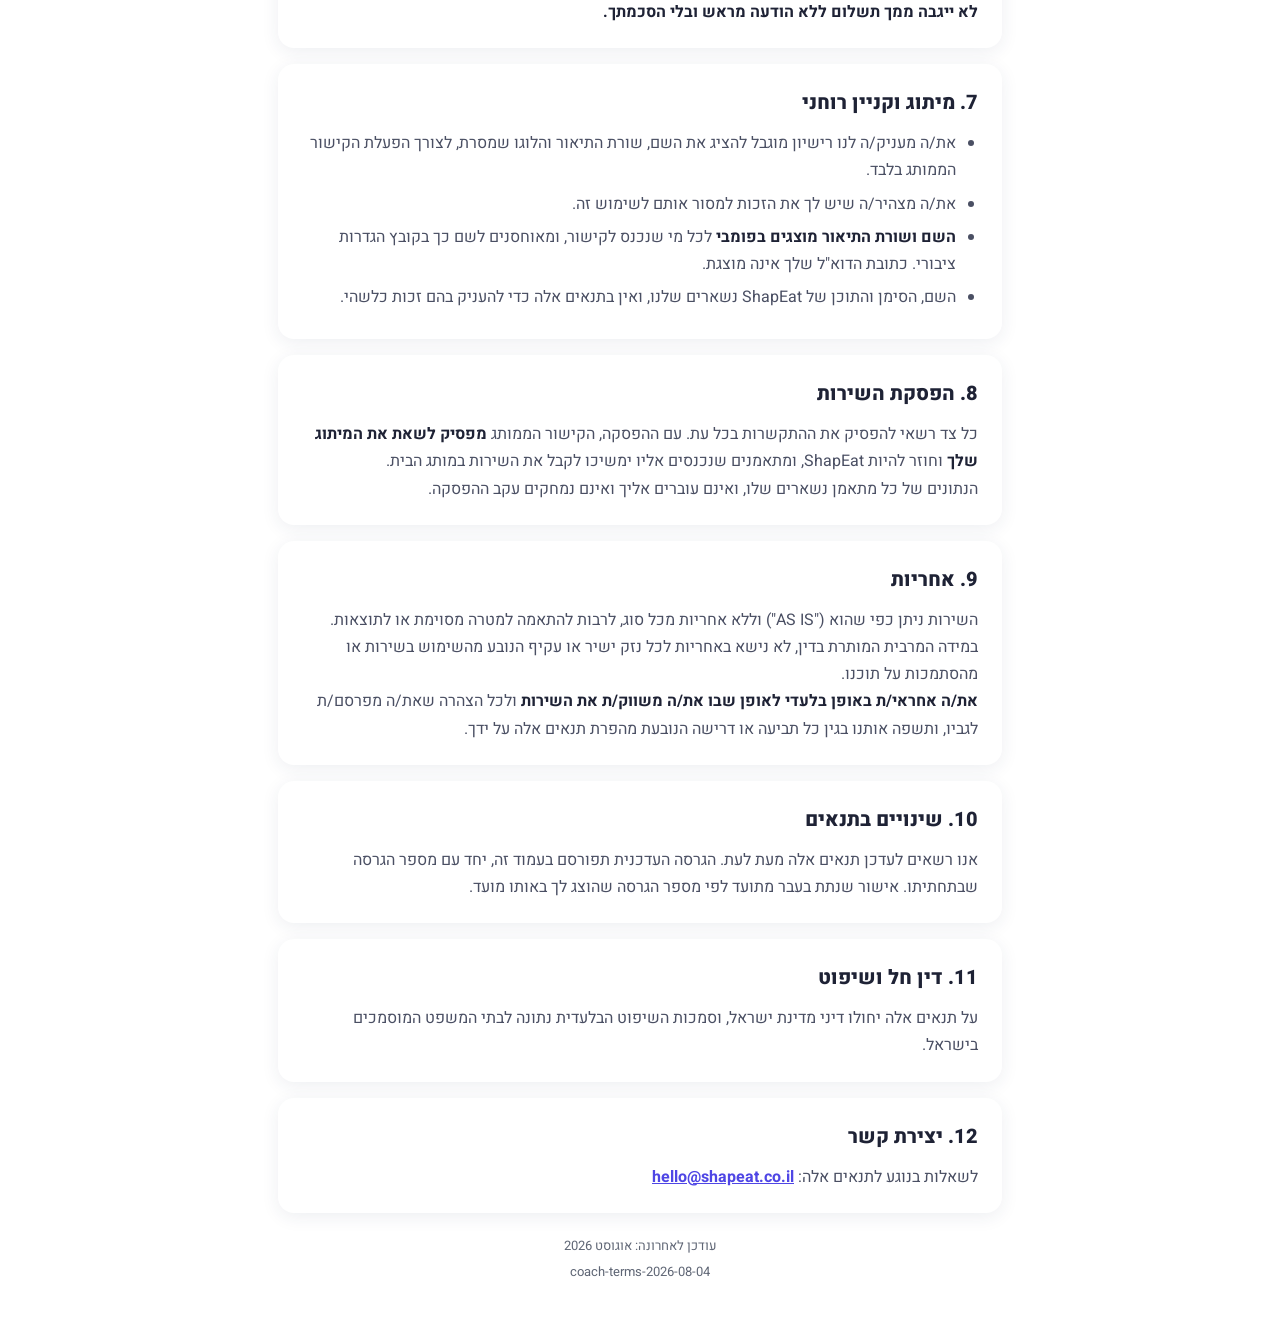
<file: coach-terms.html>
<!DOCTYPE html>
<!-- תנאי שימוש למאמנים — ShapEat.
     מאושר בצ'קבוקס ב-coach-setup.html, ומתועד שם לפי מספר הגרסה שמופיע בתחתית העמוד הזה.
     ⚠️ כל שינוי בנוסח מחייב העלאת מספר הגרסה גם כאן וגם בשדה "Terms Version" בטופס,
     אחרת תיעוד ההסכמה מפסיק להיות בר-מעקב.
     מקושר מ: coach-setup.html (הצ'קבוקס), terms.html, coaches.html. -->
<html lang="he" dir="rtl">
<head>
<meta charset="UTF-8">
<meta name="viewport" content="width=device-width, initial-scale=1.0">
<title>תנאי שימוש למאמנים — ShapEat</title>
<link rel="icon" type="image/png" href="/brand/AVATAR-shapeat.png">
<link rel="canonical" href="https://shapeat.co.il/coach-terms.html">
<meta name="description" content="תנאי השימוש למאמנים ב-ShapEat — מהות היחסים, מה מותר ומה אסור, נתוני מתאמנים, מיתוג והפסקת השירות.">
<link rel="stylesheet" href="brand/fonts/heebo.css">
<style>
  :root{ --accent:#4f46e5; --accent2:#7c3aed; --text:#1e2235; --text-sec:#4a4f63; --border:#e6e8f0; }
  *{box-sizing:border-box;margin:0;padding:0}
  body{font-family:'Heebo','Segoe UI',system-ui,sans-serif;color:var(--text);
    background:linear-gradient(135deg,#f0f2f8,#e8ecf7) fixed;line-height:1.7}
  .wrap{max-width:760px;margin:0 auto;padding:24px 18px 60px}
  a{color:var(--accent);font-weight:700}
  .nav{display:flex;align-items:center;justify-content:space-between;margin-bottom:26px}
  .logo{font-size:23px;font-weight:900;letter-spacing:-.5px;text-decoration:none;color:var(--text)}
  .logo .eat{color:var(--accent)}
  .head{background:linear-gradient(135deg,var(--accent),var(--accent2));color:#fff;
    border-radius:18px;padding:30px 26px;margin-bottom:24px;box-shadow:0 6px 24px rgba(40,46,90,.12)}
  .head h1{font-size:30px;font-weight:900;letter-spacing:-.5px;margin-bottom:8px}
  .head p{color:#fff;opacity:.95;font-size:16px}
  .card{background:#fff;border-radius:16px;padding:22px 24px;margin-bottom:16px;box-shadow:0 4px 18px rgba(40,46,90,.08)}
  .card.warn{background:#fff8f0;border:1.5px solid #f0c89a}
  h2{font-size:20px;font-weight:800;margin-bottom:10px;color:var(--text)}
  p,li{font-size:16px;color:var(--text-sec)}
  ul{padding-inline-start:22px;margin-top:6px}
  li{margin-bottom:6px}
  b{color:var(--text)}
  .updated{font-size:13px;color:#5f6675;text-align:center;margin-top:22px}
  .ver{font-size:13px;color:#5f6675;text-align:center;margin-top:4px;direction:ltr}
</style>
</head>
<body>
<div class="wrap">
  <nav class="nav">
    <a class="logo" href="index.html">Shap<span class="eat">Eat</span></a>
    <a href="coaches.html">← ShapEat למאמנים</a>
  </nav>

  <header class="head">
    <h1>תנאי שימוש למאמנים</h1>
    <p>התנאים החלים על מאמן/ת שמקבל/ת קישור ממותג ומפיץ/ה אותו למתאמנים.</p>
  </header>

  <div class="card">
    <h2>1. למי מיועדים תנאים אלה</h2>
    <p>תנאים אלה חלים עליך אם ביקשת או קיבלת <b>קישור ממותג</b> ל-ShapEat. הם <b>נוספים</b> על
      <a href="terms.html">תנאי השימוש הכלליים</a> ועל <a href="privacy.html">מדיניות הפרטיות</a>, ואינם באים במקומם.</p>
    <ul>
      <li><b>"מאמן"</b> — את/ה, מי שמקבל/ת את הקישור הממותג ומפיץ/ה אותו.</li>
      <li><b>"מתאמן"</b> — מי שנכנס/ת לאפליקציה דרך הקישור שלך.</li>
      <li><b>"קישור ממותג"</b> — כתובת אישית לאפליקציה, הנושאת את השם, שורת התיאור והצבע שמסרת.</li>
    </ul>
  </div>

  <div class="card warn">
    <h2>2. מהות היחסים (הסעיף המהותי)</h2>
    <p>ShapEat הוא <b>כלי מידע</b> המחשב <b>תפריט לדוגמה באופן אוטומטי</b>, על בסיס נוסחאות תזונה מקובלות
      והנתונים שהמתאמן מזין בעצמו.</p>
    <p>בשימוש בקישור הממותג את/ה משמש/ת <b>ערוץ הפצה ומותג בלבד</b>: את/ה נותן/ת למתאמן <b>גישה לכלי</b>.
      את/ה <b>אינך בונה את התפריט</b>, <b>אינך מרכיב/ה אותו</b> ו<b>אינך נותן/ת ייעוץ תזונתי</b> באמצעות השירות.
      התפריט מחושב על ידי התוכנה, ולא על ידך.</p>
    <p>המיתוג נועד להצגה בלבד. אין בו כדי לשנות את מהות השירות או להפוך אותך למקור התזונה.</p>
  </div>

  <div class="card">
    <h2>3. מה אסור</h2>
    <ul>
      <li>להציג את התפריט כתוצר שנבנה על ידך, או כתוכנית תזונה אישית שהכנת.</li>
      <li>להסיר, להסתיר או לשנות את <b>הצהרת הכניסה</b> באפליקציה, או את השורה
        <b>"מופעל ע"י ShapEat · תפריט לדוגמה מחושב אוטומטית"</b>.</li>
      <li>להציג טענות ריפוי, טענות רפואיות או הבטחות תוצאה בהקשר לשירות.</li>
      <li>להפנות לשירות קטינים מתחת לגיל 18, או מי שהשירות אינו מיועד להם לפי
        <a href="terms.html">תנאי השימוש הכלליים</a>.</li>
      <li>למכור את הגישה לכלי, או לגבות תשלום נפרד עבורה, ללא הסכמתנו מראש ובכתב.</li>
    </ul>
  </div>

  <div class="card">
    <h2>4. מה את/ה מקבל/ת</h2>
    <ul>
      <li>קישור ממותג הנושא את השם, שורת התיאור והצבע שמסרת, ולוגו אם מסרת כזה.</li>
      <li>שימוש בקישור מול המתאמנים שלך, ללא הגבלה על מספרם.</li>
      <li>בהמשך, ובכפוף לפיתוח, גם תצוגת התמדה והתקדמות של מתאמנים שנתנו לכך הסכמה.</li>
    </ul>
  </div>

  <div class="card">
    <h2>5. נתוני מתאמנים</h2>
    <p>מתאמן שלא פותח חשבון — שום נתון אישי שלו אינו יוצא מהמכשיר שלו.</p>
    <p>גם כאשר תהיה תצוגת התקדמות, <b>לא תוצג בפניך רשימת המזון שהמתאמן אכל</b>. תוצג <b>התמדה ומגמה בלבד</b>,
      ורק לגבי מתאמן שנתן לכך הסכמה מפורשת.</p>
    <p><b>קבלת ההסכמה מהמתאמן היא באחריותך</b>, ועליך ליידע אותו שתראה נתוני התמדה לפני שהוא מצטרף.</p>
  </div>

  <div class="card">
    <h2>6. עלות</h2>
    <p>נכון למועד עדכון תנאים אלה, השירות ניתן <b>ללא תשלום</b>, הן למתאמנים והן לך כמאמן/ת.</p>
    <p><b>לא ייגבה ממך תשלום ללא הודעה מראש ובלי הסכמתך.</b></p>
  </div>

  <div class="card">
    <h2>7. מיתוג וקניין רוחני</h2>
    <ul>
      <li>את/ה מעניק/ה לנו רישיון מוגבל להציג את השם, שורת התיאור והלוגו שמסרת, לצורך הפעלת הקישור הממותג בלבד.</li>
      <li>את/ה מצהיר/ה שיש לך את הזכות למסור אותם לשימוש זה.</li>
      <li><b>השם ושורת התיאור מוצגים בפומבי</b> לכל מי שנכנס לקישור, ומאוחסנים לשם כך בקובץ הגדרות ציבורי.
        כתובת הדוא"ל שלך אינה מוצגת.</li>
      <li>השם, הסימן והתוכן של ShapEat נשארים שלנו, ואין בתנאים אלה כדי להעניק בהם זכות כלשהי.</li>
    </ul>
  </div>

  <div class="card">
    <h2>8. הפסקת השירות</h2>
    <p>כל צד רשאי להפסיק את ההתקשרות בכל עת. עם ההפסקה, הקישור הממותג <b>מפסיק לשאת את המיתוג שלך</b>
      וחוזר להיות ShapEat, ומתאמנים שנכנסים אליו ימשיכו לקבל את השירות במותג הבית.</p>
    <p>הנתונים של כל מתאמן נשארים שלו, ואינם עוברים אליך ואינם נמחקים עקב ההפסקה.</p>
  </div>

  <div class="card">
    <h2>9. אחריות</h2>
    <p>השירות ניתן כפי שהוא ("AS IS") וללא אחריות מכל סוג, לרבות להתאמה למטרה מסוימת או לתוצאות. במידה
      המרבית המותרת בדין, לא נישא באחריות לכל נזק ישיר או עקיף הנובע מהשימוש בשירות או מהסתמכות על תוכנו.</p>
    <p><b>את/ה אחראי/ת באופן בלעדי לאופן שבו את/ה משווק/ת את השירות</b> ולכל הצהרה שאת/ה מפרסם/ת לגביו,
      ותשפה אותנו בגין כל תביעה או דרישה הנובעת מהפרת תנאים אלה על ידך.</p>
  </div>

  <div class="card">
    <h2>10. שינויים בתנאים</h2>
    <p>אנו רשאים לעדכן תנאים אלה מעת לעת. הגרסה העדכנית תפורסם בעמוד זה, יחד עם מספר הגרסה שבתחתיתו.
      אישור שנתת בעבר מתועד לפי מספר הגרסה שהוצג לך באותו מועד.</p>
  </div>

  <div class="card">
    <h2>11. דין חל ושיפוט</h2>
    <p>על תנאים אלה יחולו דיני מדינת ישראל, וסמכות השיפוט הבלעדית נתונה לבתי המשפט המוסמכים בישראל.</p>
  </div>

  <div class="card">
    <h2>12. יצירת קשר</h2>
    <p>לשאלות בנוגע לתנאים אלה: <a href="mailto:hello@shapeat.co.il">hello@shapeat.co.il</a></p>
  </div>

  <div class="updated">עודכן לאחרונה: אוגוסט 2026</div>
  <div class="ver">coach-terms-2026-08-04</div>
</div>
</body>
</html>
</file>
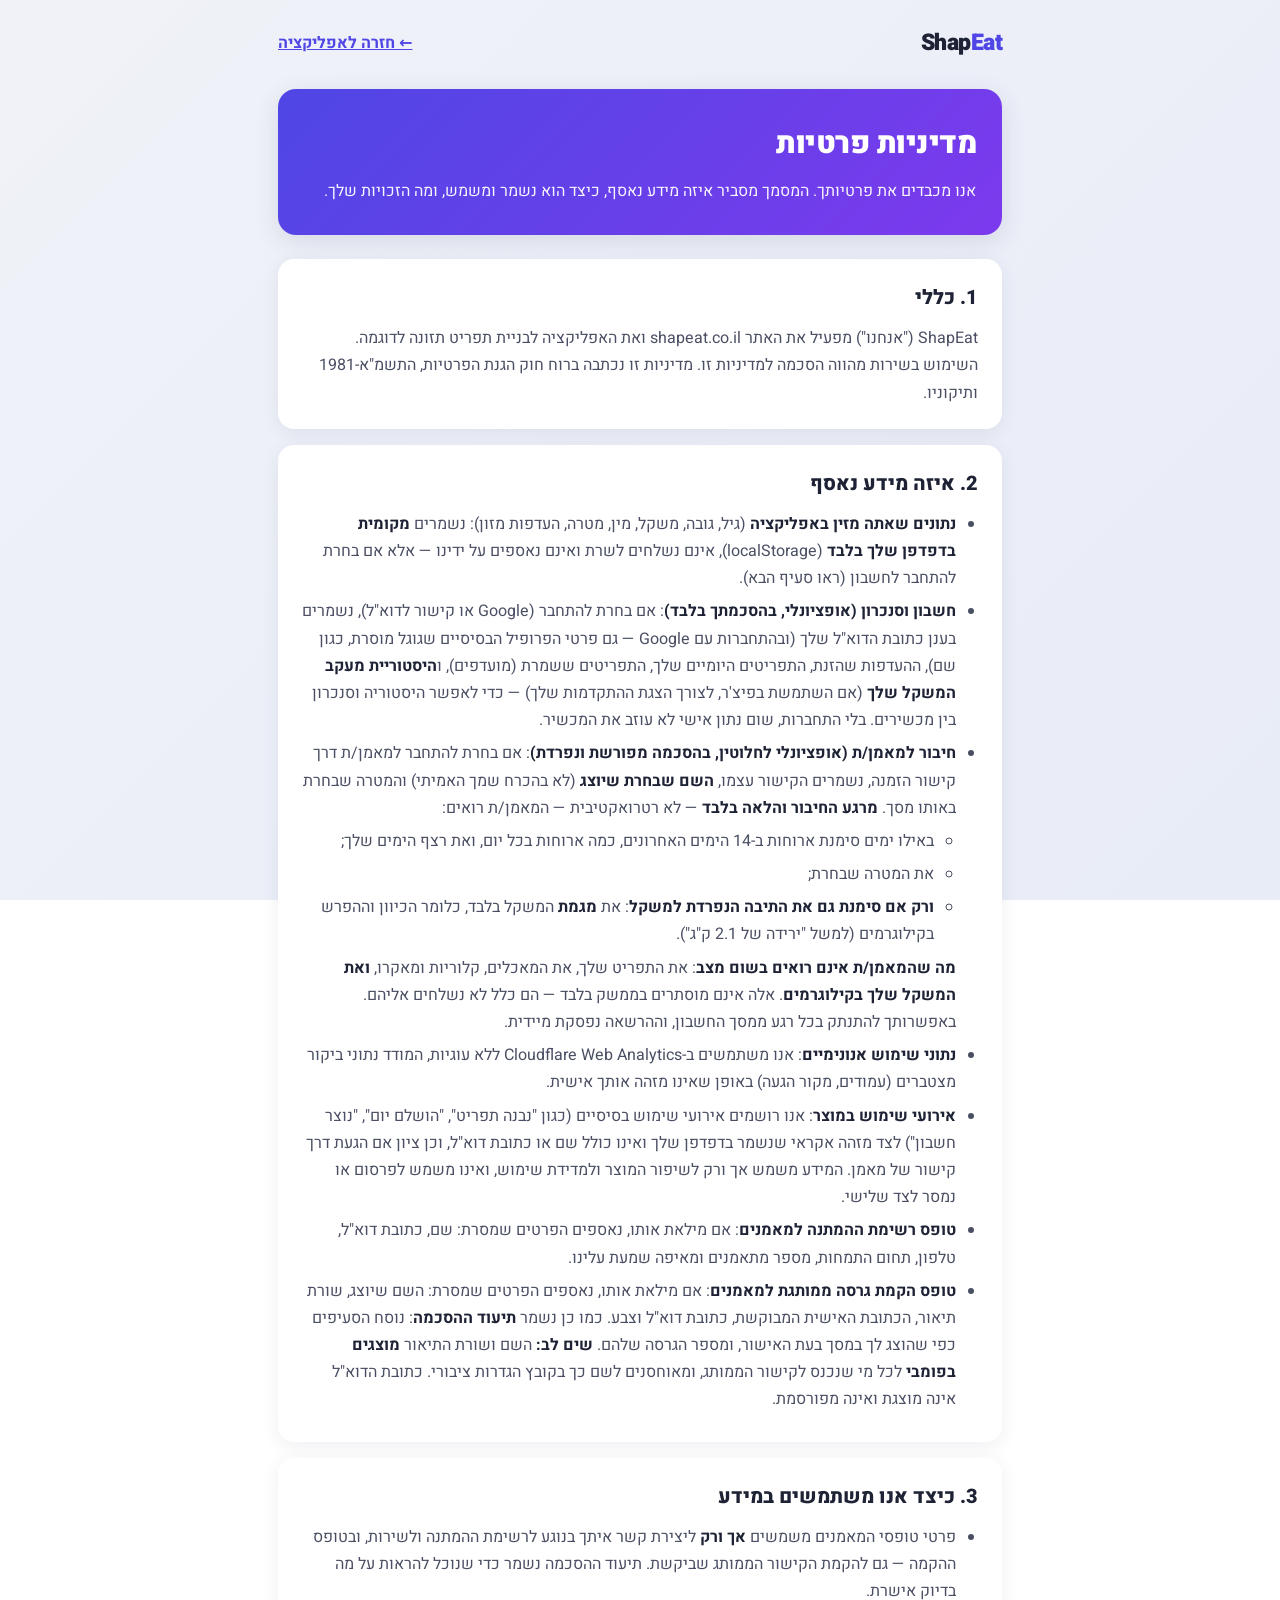
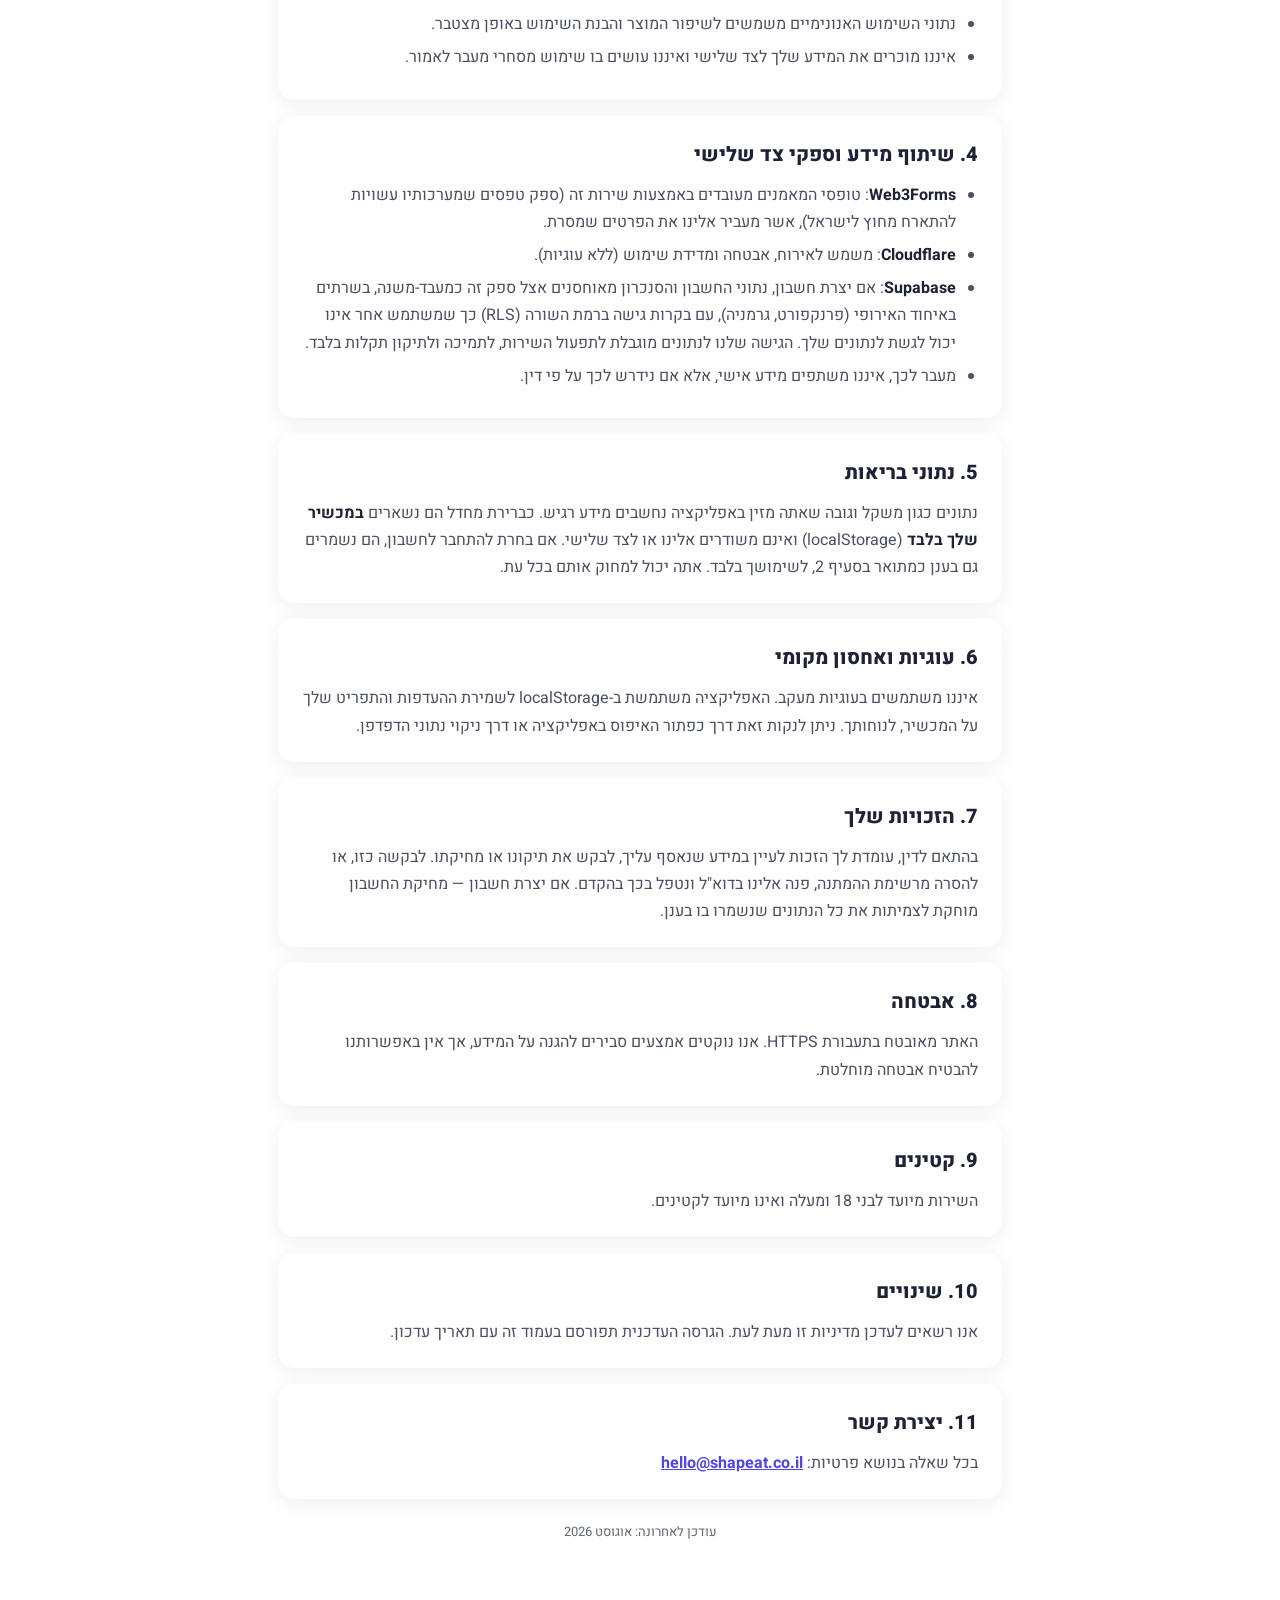
<file: privacy.html>
<!DOCTYPE html>
<!-- מדיניות פרטיות — ShapEat. מקושר מהפוטר של index.html ו-coaches.html. -->
<html lang="he" dir="rtl">
<head>
<meta charset="UTF-8">
<meta name="viewport" content="width=device-width, initial-scale=1.0">
<title>מדיניות פרטיות — ShapEat</title>
<link rel="icon" type="image/png" href="/brand/AVATAR-shapeat.png">
<meta name="description" content="מדיניות הפרטיות של ShapEat — איזה מידע נאסף, כיצד הוא נשמר ומשמש, ומה הזכויות שלך.">
<link rel="stylesheet" href="brand/fonts/heebo.css">
<style>
  :root{ --accent:#4f46e5; --accent2:#7c3aed; --text:#1e2235; --text-sec:#4a4f63; --border:#e6e8f0; }
  *{box-sizing:border-box;margin:0;padding:0}
  body{font-family:'Heebo','Segoe UI',system-ui,sans-serif;color:var(--text);
    background:linear-gradient(135deg,#f0f2f8,#e8ecf7) fixed;line-height:1.7}
  .wrap{max-width:760px;margin:0 auto;padding:24px 18px 60px}
  a{color:var(--accent);font-weight:700}
  .nav{display:flex;align-items:center;justify-content:space-between;margin-bottom:26px}
  .logo{font-size:23px;font-weight:900;letter-spacing:-.5px;text-decoration:none;color:var(--text)}
  .logo .eat{color:var(--accent)}
  .head{background:linear-gradient(135deg,var(--accent),var(--accent2));color:#fff;
    border-radius:18px;padding:30px 26px;margin-bottom:24px;box-shadow:0 6px 24px rgba(40,46,90,.12)}
  .head h1{font-size:30px;font-weight:900;letter-spacing:-.5px;margin-bottom:8px}
  .head p{color:#fff;opacity:.95;font-size:16px}
  .card{background:#fff;border-radius:16px;padding:22px 24px;margin-bottom:16px;box-shadow:0 4px 18px rgba(40,46,90,.08)}
  h2{font-size:20px;font-weight:800;margin-bottom:10px;color:var(--text)}
  p,li{font-size:16px;color:var(--text-sec)}
  ul{padding-inline-start:22px;margin-top:6px}
  li{margin-bottom:6px}
  b{color:var(--text)}
  .updated{font-size:13px;color:#5f6675;text-align:center;margin-top:22px}
</style>
</head>
<body>
<div class="wrap">
  <nav class="nav">
    <a class="logo" href="index.html">Shap<span class="eat">Eat</span></a>
    <a href="index.html">← חזרה לאפליקציה</a>
  </nav>

  <header class="head">
    <h1>מדיניות פרטיות</h1>
    <p>אנו מכבדים את פרטיותך. המסמך מסביר איזה מידע נאסף, כיצד הוא נשמר ומשמש, ומה הזכויות שלך.</p>
  </header>

  <div class="card">
    <h2>1. כללי</h2>
    <p>ShapEat ("אנחנו") מפעיל את האתר shapeat.co.il ואת האפליקציה לבניית תפריט תזונה לדוגמה. השימוש בשירות
      מהווה הסכמה למדיניות זו. מדיניות זו נכתבה ברוח חוק הגנת הפרטיות, התשמ"א-1981 ותיקוניו.</p>
  </div>

  <div class="card">
    <h2>2. איזה מידע נאסף</h2>
    <ul>
      <li><b>נתונים שאתה מזין באפליקציה</b> (גיל, גובה, משקל, מין, מטרה, העדפות מזון): נשמרים <b>מקומית בדפדפן שלך בלבד</b>
        (localStorage), אינם נשלחים לשרת ואינם נאספים על ידינו — אלא אם בחרת להתחבר לחשבון (ראו סעיף הבא).</li>
      <li><b>חשבון וסנכרון (אופציונלי, בהסכמתך בלבד)</b>: אם בחרת להתחבר (Google או קישור לדוא"ל), נשמרים בענן
        כתובת הדוא"ל שלך (ובהתחברות עם Google — גם פרטי הפרופיל הבסיסיים שגוגל מוסרת, כגון שם), ההעדפות
        שהזנת, התפריטים היומיים שלך, התפריטים ששמרת (מועדפים), ו<b>היסטוריית מעקב המשקל שלך</b> (אם השתמשת בפיצ'ר,
        לצורך הצגת ההתקדמות שלך) — כדי לאפשר היסטוריה וסנכרון בין מכשירים. בלי התחברות, שום נתון אישי
        לא עוזב את המכשיר.</li>
      <li><b>חיבור למאמן/ת (אופציונלי לחלוטין, בהסכמה מפורשת ונפרדת)</b>: אם בחרת להתחבר למאמן/ת דרך קישור
        הזמנה, נשמרים הקישור עצמו, <b>השם שבחרת שיוצג</b> (לא בהכרח שמך האמיתי) והמטרה שבחרת באותו מסך.
        <b>מרגע החיבור והלאה בלבד</b> — לא רטרואקטיבית — המאמן/ת רואים:
        <ul>
          <li>באילו ימים סימנת ארוחות ב-14 הימים האחרונים, כמה ארוחות בכל יום, ואת רצף הימים שלך;</li>
          <li>את המטרה שבחרת;</li>
          <li><b>ורק אם סימנת גם את התיבה הנפרדת למשקל</b>: את <b>מגמת</b> המשקל בלבד, כלומר הכיוון וההפרש
            בקילוגרמים (למשל "ירידה של 2.1 ק"ג").</li>
        </ul>
        <b>מה שהמאמן/ת אינם רואים בשום מצב</b>: את התפריט שלך, את המאכלים, קלוריות ומאקרו,
        <b>ואת המשקל שלך בקילוגרמים</b>. אלה אינם מוסתרים בממשק בלבד — הם כלל לא נשלחים אליהם.
        באפשרותך להתנתק בכל רגע ממסך החשבון, וההרשאה נפסקת מיידית.</li>
      <li><b>נתוני שימוש אנונימיים</b>: אנו משתמשים ב-Cloudflare Web Analytics ללא עוגיות, המודד נתוני ביקור
        מצטברים (עמודים, מקור הגעה) באופן שאינו מזהה אותך אישית.</li>
      <li><b>אירועי שימוש במוצר</b>: אנו רושמים אירועי שימוש בסיסיים (כגון "נבנה תפריט", "הושלם יום", "נוצר חשבון")
        לצד מזהה אקראי שנשמר בדפדפן שלך ואינו כולל שם או כתובת דוא"ל, וכן ציון אם הגעת דרך קישור של מאמן.
        המידע משמש אך ורק לשיפור המוצר ולמדידת שימוש, ואינו משמש לפרסום או נמסר לצד שלישי.</li>
      <li><b>טופס רשימת ההמתנה למאמנים</b>: אם מילאת אותו, נאספים הפרטים שמסרת: שם, כתובת דוא"ל, טלפון,
        תחום התמחות, מספר מתאמנים ומאיפה שמעת עלינו.</li>
      <li><b>טופס הקמת גרסה ממותגת למאמנים</b>: אם מילאת אותו, נאספים הפרטים שמסרת: השם שיוצג, שורת תיאור,
        הכתובת האישית המבוקשת, כתובת דוא"ל וצבע. כמו כן נשמר <b>תיעוד ההסכמה</b>: נוסח הסעיפים כפי שהוצג לך
        במסך בעת האישור, ומספר הגרסה שלהם. <b>שים לב:</b> השם ושורת התיאור <b>מוצגים בפומבי</b> לכל מי שנכנס
        לקישור הממותג, ומאוחסנים לשם כך בקובץ הגדרות ציבורי. כתובת הדוא"ל אינה מוצגת ואינה מפורסמת.</li>
    </ul>
  </div>

  <div class="card">
    <h2>3. כיצד אנו משתמשים במידע</h2>
    <ul>
      <li>פרטי טופסי המאמנים משמשים <b>אך ורק</b> ליצירת קשר איתך בנוגע לרשימת ההמתנה ולשירות, ובטופס
        ההקמה — גם להקמת הקישור הממותג שביקשת. תיעוד ההסכמה נשמר כדי שנוכל להראות על מה בדיוק אישרת.</li>
      <li>נתוני השימוש האנונימיים משמשים לשיפור המוצר והבנת השימוש באופן מצטבר.</li>
      <li>איננו מוכרים את המידע שלך לצד שלישי ואיננו עושים בו שימוש מסחרי מעבר לאמור.</li>
    </ul>
  </div>

  <div class="card">
    <h2>4. שיתוף מידע וספקי צד שלישי</h2>
    <ul>
      <li><b>Web3Forms</b>: טופסי המאמנים מעובדים באמצעות שירות זה (ספק טפסים שמערכותיו עשויות להתארח מחוץ לישראל),
        אשר מעביר אלינו את הפרטים שמסרת.</li>
      <li><b>Cloudflare</b>: משמש לאירוח, אבטחה ומדידת שימוש (ללא עוגיות).</li>
      <li><b>Supabase</b>: אם יצרת חשבון, נתוני החשבון והסנכרון מאוחסנים אצל ספק זה כמעבד-משנה,
        בשרתים באיחוד האירופי (פרנקפורט, גרמניה), עם בקרות גישה ברמת השורה (RLS) כך שמשתמש אחר אינו יכול לגשת
        לנתונים שלך. הגישה שלנו לנתונים מוגבלת לתפעול השירות, לתמיכה ולתיקון תקלות בלבד.</li>
      <li>מעבר לכך, איננו משתפים מידע אישי, אלא אם נידרש לכך על פי דין.</li>
    </ul>
  </div>

  <div class="card">
    <h2>5. נתוני בריאות</h2>
    <p>נתונים כגון משקל וגובה שאתה מזין באפליקציה נחשבים מידע רגיש. כברירת מחדל הם נשארים <b>במכשיר שלך בלבד</b>
      (localStorage) ואינם משודרים אלינו או לצד שלישי. אם בחרת להתחבר לחשבון, הם נשמרים גם בענן כמתואר בסעיף 2,
      לשימושך בלבד. אתה יכול למחוק אותם בכל עת.</p>
  </div>

  <div class="card">
    <h2>6. עוגיות ואחסון מקומי</h2>
    <p>איננו משתמשים בעוגיות מעקב. האפליקציה משתמשת ב-localStorage לשמירת ההעדפות והתפריט שלך על המכשיר,
      לנוחותך. ניתן לנקות זאת דרך כפתור האיפוס באפליקציה או דרך ניקוי נתוני הדפדפן.</p>
  </div>

  <div class="card">
    <h2>7. הזכויות שלך</h2>
    <p>בהתאם לדין, עומדת לך הזכות לעיין במידע שנאסף עליך, לבקש את תיקונו או מחיקתו. לבקשה כזו, או להסרה מרשימת
      ההמתנה, פנה אלינו בדוא"ל ונטפל בכך בהקדם. אם יצרת חשבון — מחיקת החשבון מוחקת לצמיתות את כל הנתונים
      שנשמרו בו בענן.</p>
  </div>

  <div class="card">
    <h2>8. אבטחה</h2>
    <p>האתר מאובטח בתעבורת HTTPS. אנו נוקטים אמצעים סבירים להגנה על המידע, אך אין באפשרותנו להבטיח אבטחה מוחלטת.</p>
  </div>

  <div class="card">
    <h2>9. קטינים</h2>
    <p>השירות מיועד לבני 18 ומעלה ואינו מיועד לקטינים.</p>
  </div>

  <div class="card">
    <h2>10. שינויים</h2>
    <p>אנו רשאים לעדכן מדיניות זו מעת לעת. הגרסה העדכנית תפורסם בעמוד זה עם תאריך עדכון.</p>
  </div>

  <div class="card">
    <h2>11. יצירת קשר</h2>
    <p>בכל שאלה בנושא פרטיות: <a href="mailto:hello@shapeat.co.il">hello@shapeat.co.il</a></p>
  </div>

  <div class="updated">עודכן לאחרונה: אוגוסט 2026</div>
</div>
</body>
</html>
</file>
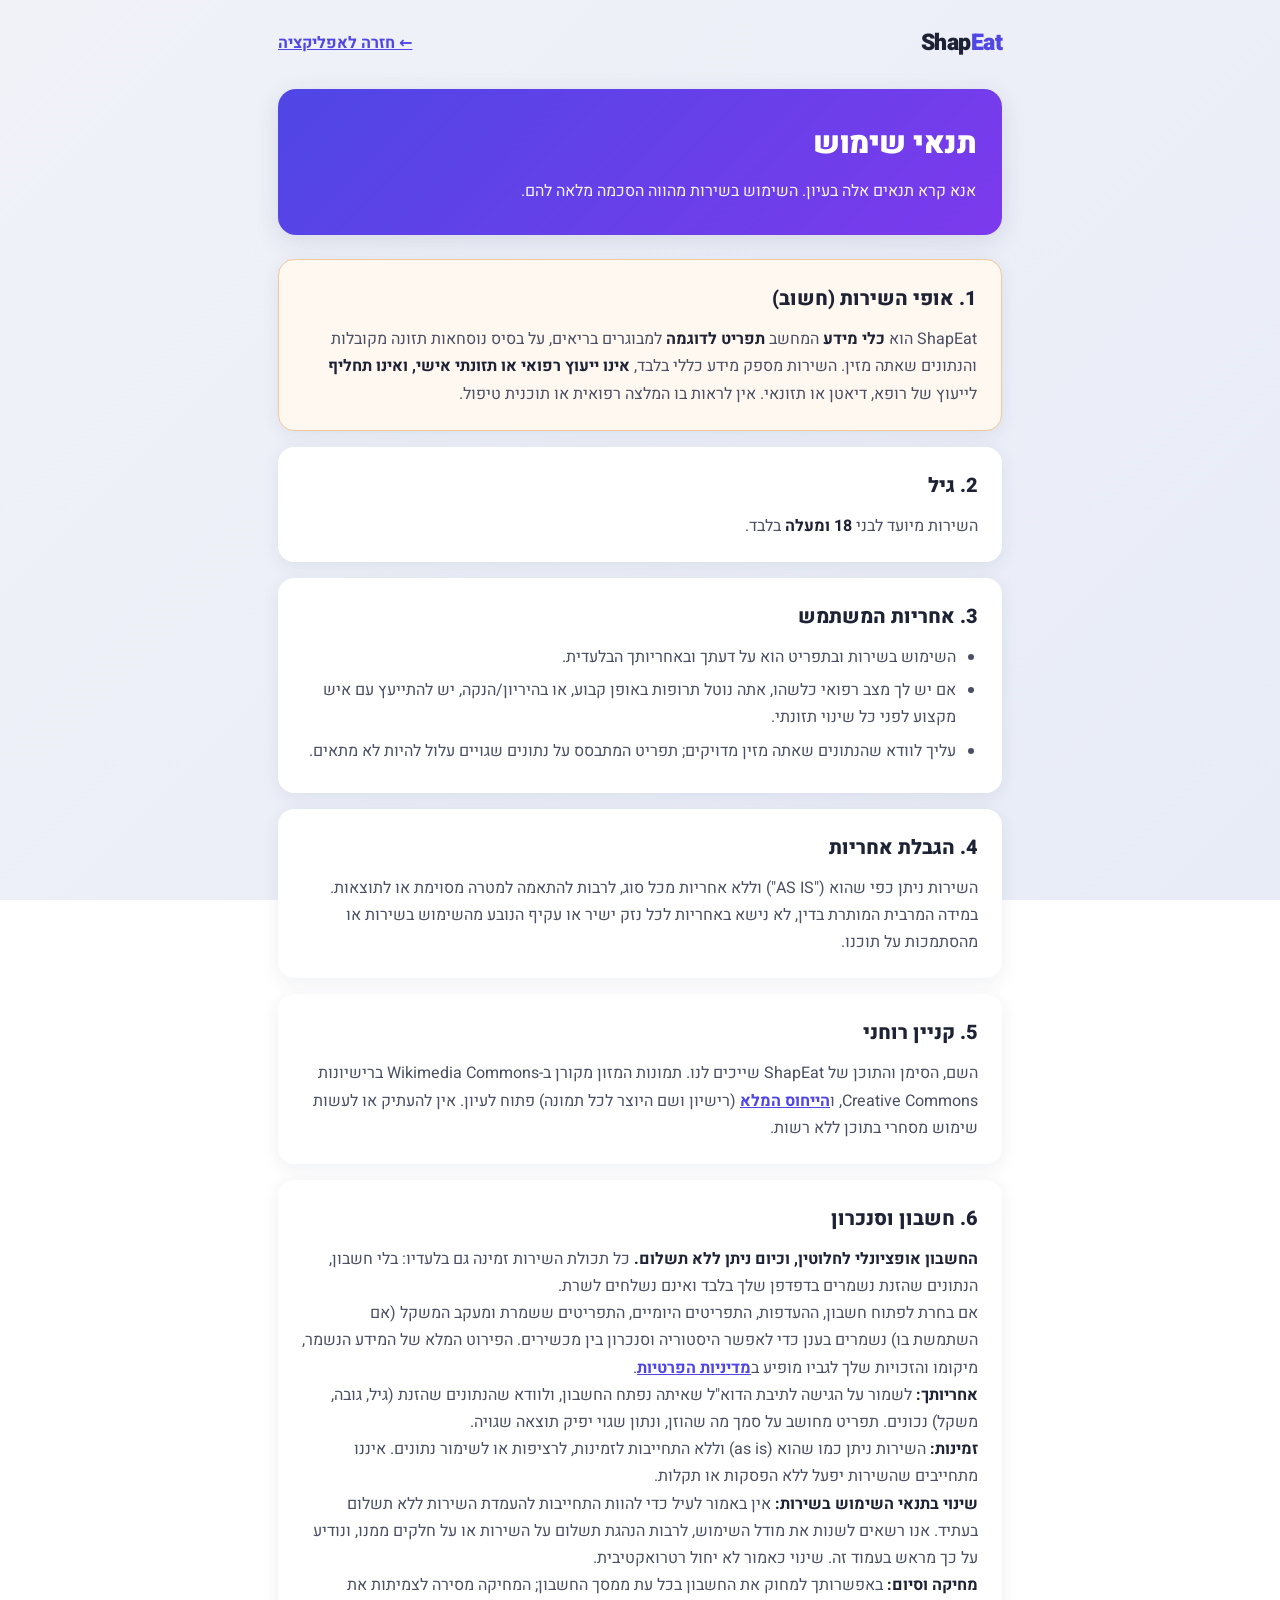
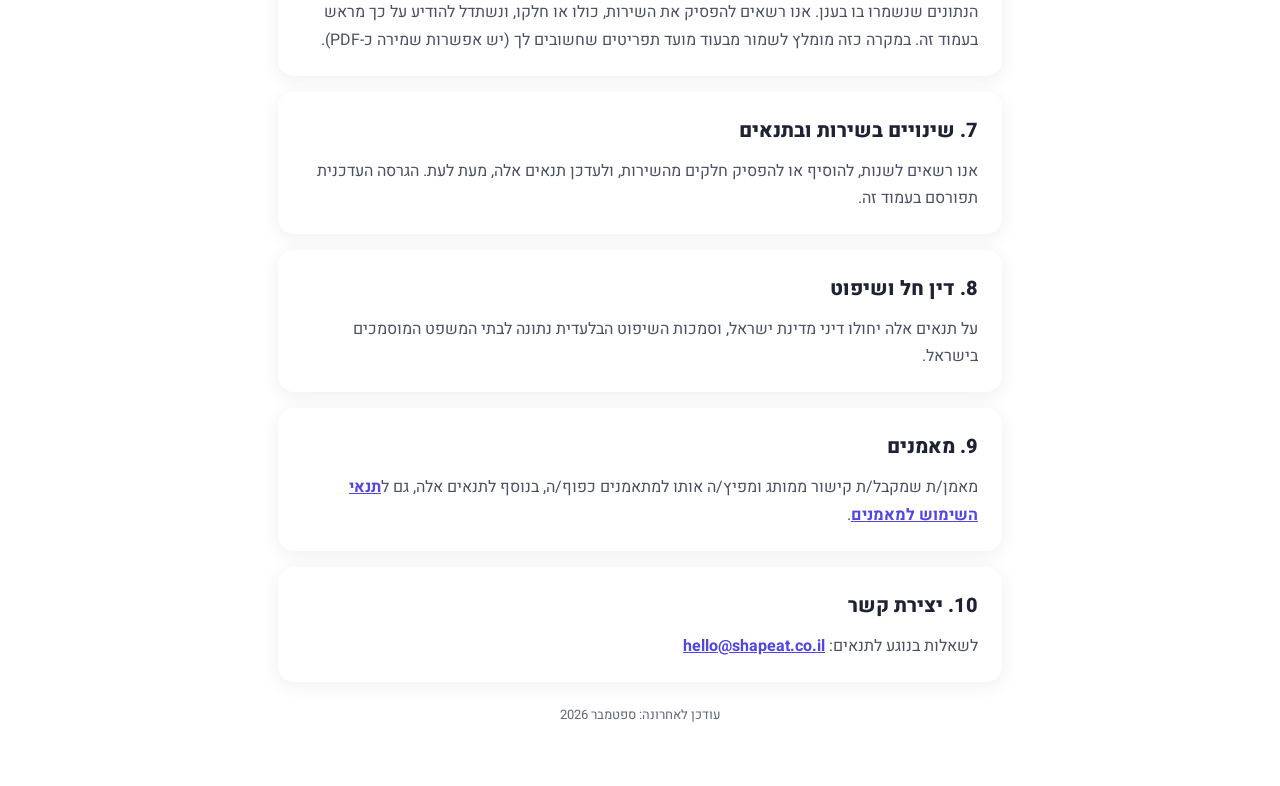
<file: terms.html>
<!DOCTYPE html>
<!-- תנאי שימוש — ShapEat. מקושר מהפוטר של index.html ו-coaches.html. -->
<html lang="he" dir="rtl">
<head>
<meta charset="UTF-8">
<meta name="viewport" content="width=device-width, initial-scale=1.0">
<title>תנאי שימוש — ShapEat</title>
<link rel="icon" type="image/png" href="/brand/AVATAR-shapeat.png">
<meta name="description" content="תנאי השימוש של ShapEat — אופי השירות, אחריות המשתמש, הגבלת אחריות וקניין רוחני.">
<link rel="stylesheet" href="brand/fonts/heebo.css">
<style>
  :root{ --accent:#4f46e5; --accent2:#7c3aed; --text:#1e2235; --text-sec:#4a4f63; --border:#e6e8f0; }
  *{box-sizing:border-box;margin:0;padding:0}
  body{font-family:'Heebo','Segoe UI',system-ui,sans-serif;color:var(--text);
    background:linear-gradient(135deg,#f0f2f8,#e8ecf7) fixed;line-height:1.7}
  .wrap{max-width:760px;margin:0 auto;padding:24px 18px 60px}
  a{color:var(--accent);font-weight:700}
  .nav{display:flex;align-items:center;justify-content:space-between;margin-bottom:26px}
  .logo{font-size:23px;font-weight:900;letter-spacing:-.5px;text-decoration:none;color:var(--text)}
  .logo .eat{color:var(--accent)}
  .head{background:linear-gradient(135deg,var(--accent),var(--accent2));color:#fff;
    border-radius:18px;padding:30px 26px;margin-bottom:24px;box-shadow:0 6px 24px rgba(40,46,90,.12)}
  .head h1{font-size:30px;font-weight:900;letter-spacing:-.5px;margin-bottom:8px}
  .head p{color:#fff;opacity:.95;font-size:16px}
  .card{background:#fff;border-radius:16px;padding:22px 24px;margin-bottom:16px;box-shadow:0 4px 18px rgba(40,46,90,.08)}
  .card.warn{background:#fff8f0;border:1.5px solid #f0c89a}
  h2{font-size:20px;font-weight:800;margin-bottom:10px;color:var(--text)}
  p,li{font-size:16px;color:var(--text-sec)}
  ul{padding-inline-start:22px;margin-top:6px}
  li{margin-bottom:6px}
  b{color:var(--text)}
  .updated{font-size:13px;color:#5f6675;text-align:center;margin-top:22px}
</style>
</head>
<body>
<div class="wrap">
  <nav class="nav">
    <a class="logo" href="index.html">Shap<span class="eat">Eat</span></a>
    <a href="index.html">← חזרה לאפליקציה</a>
  </nav>

  <header class="head">
    <h1>תנאי שימוש</h1>
    <p>אנא קרא תנאים אלה בעיון. השימוש בשירות מהווה הסכמה מלאה להם.</p>
  </header>

  <div class="card warn">
    <h2>1. אופי השירות (חשוב)</h2>
    <p>ShapEat הוא <b>כלי מידע</b> המחשב <b>תפריט לדוגמה</b> למבוגרים בריאים, על בסיס נוסחאות תזונה מקובלות
      והנתונים שאתה מזין. השירות מספק מידע כללי בלבד, <b>אינו ייעוץ רפואי או תזונתי אישי, ואינו תחליף</b>
      לייעוץ של רופא, דיאטן או תזונאי. אין לראות בו המלצה רפואית או תוכנית טיפול.</p>
  </div>

  <div class="card">
    <h2>2. גיל</h2>
    <p>השירות מיועד לבני <b>18 ומעלה</b> בלבד.</p>
  </div>

  <div class="card">
    <h2>3. אחריות המשתמש</h2>
    <ul>
      <li>השימוש בשירות ובתפריט הוא על דעתך ובאחריותך הבלעדית.</li>
      <li>אם יש לך מצב רפואי כלשהו, אתה נוטל תרופות באופן קבוע, או בהיריון/הנקה, יש להתייעץ עם איש מקצוע
        לפני כל שינוי תזונתי.</li>
      <li>עליך לוודא שהנתונים שאתה מזין מדויקים; תפריט המתבסס על נתונים שגויים עלול להיות לא מתאים.</li>
    </ul>
  </div>

  <div class="card">
    <h2>4. הגבלת אחריות</h2>
    <p>השירות ניתן כפי שהוא ("AS IS") וללא אחריות מכל סוג, לרבות להתאמה למטרה מסוימת או לתוצאות. במידה
      המרבית המותרת בדין, לא נישא באחריות לכל נזק ישיר או עקיף הנובע מהשימוש בשירות או מהסתמכות על תוכנו.</p>
  </div>

  <div class="card">
    <h2>5. קניין רוחני</h2>
    <p>השם, הסימן והתוכן של ShapEat שייכים לנו. תמונות המזון מקורן ב-Wikimedia Commons ברישיונות Creative
      Commons, ו<a href="/images/manifest.json">הייחוס המלא</a> (רישיון ושם היוצר לכל תמונה) פתוח לעיון. אין להעתיק או לעשות שימוש מסחרי בתוכן ללא רשות.</p>
  </div>

  <div class="card">
    <h2>6. חשבון וסנכרון</h2>
    <p><b>החשבון אופציונלי לחלוטין, וכיום ניתן ללא תשלום.</b> כל תכולת השירות זמינה גם בלעדיו: בלי חשבון,
      הנתונים שהזנת נשמרים בדפדפן שלך בלבד ואינם נשלחים לשרת.</p>
    <p>אם בחרת לפתוח חשבון, ההעדפות, התפריטים היומיים, התפריטים ששמרת ומעקב המשקל (אם השתמשת בו)
      נשמרים בענן כדי לאפשר היסטוריה וסנכרון בין מכשירים. הפירוט המלא של המידע הנשמר, מיקומו
      והזכויות שלך לגביו מופיע ב<a href="privacy.html">מדיניות הפרטיות</a>.</p>
    <p><b>אחריותך:</b> לשמור על הגישה לתיבת הדוא"ל שאיתה נפתח החשבון, ולוודא שהנתונים שהזנת
      (גיל, גובה, משקל) נכונים. תפריט מחושב על סמך מה שהוזן, ונתון שגוי יפיק תוצאה שגויה.</p>
    <p><b>זמינות:</b> השירות ניתן כמו שהוא (as is) וללא התחייבות לזמינות, לרציפות או לשימור
      נתונים. איננו מתחייבים שהשירות יפעל ללא הפסקות או תקלות.</p>
    <p><b>שינוי בתנאי השימוש בשירות:</b> אין באמור לעיל כדי להוות התחייבות להעמדת השירות ללא
      תשלום בעתיד. אנו רשאים לשנות את מודל השימוש, לרבות הנהגת תשלום על השירות או על חלקים
      ממנו, ונודיע על כך מראש בעמוד זה. שינוי כאמור לא יחול רטרואקטיבית.</p>
    <p><b>מחיקה וסיום:</b> באפשרותך למחוק את החשבון בכל עת ממסך החשבון; המחיקה מסירה לצמיתות את
      הנתונים שנשמרו בו בענן. אנו רשאים להפסיק את השירות, כולו או חלקו, ונשתדל להודיע על כך
      מראש בעמוד זה. במקרה כזה מומלץ לשמור מבעוד מועד תפריטים שחשובים לך (יש אפשרות שמירה כ-PDF).</p>
  </div>

  <div class="card">
    <h2>7. שינויים בשירות ובתנאים</h2>
    <p>אנו רשאים לשנות, להוסיף או להפסיק חלקים מהשירות, ולעדכן תנאים אלה, מעת לעת. הגרסה העדכנית תפורסם
      בעמוד זה.</p>
  </div>

  <div class="card">
    <h2>8. דין חל ושיפוט</h2>
    <p>על תנאים אלה יחולו דיני מדינת ישראל, וסמכות השיפוט הבלעדית נתונה לבתי המשפט המוסמכים בישראל.</p>
  </div>

  <div class="card">
    <h2>9. מאמנים</h2>
    <p>מאמן/ת שמקבל/ת קישור ממותג ומפיץ/ה אותו למתאמנים כפוף/ה, בנוסף לתנאים אלה, גם
      ל<a href="coach-terms.html">תנאי השימוש למאמנים</a>.</p>
  </div>

  <div class="card">
    <h2>10. יצירת קשר</h2>
    <p>לשאלות בנוגע לתנאים: <a href="mailto:hello@shapeat.co.il">hello@shapeat.co.il</a></p>
  </div>

  <div class="updated">עודכן לאחרונה: ספטמבר 2026</div>
</div>
</body>
</html>
</file>
<file: brand/fonts/heebo.css>
/* ══════════════════════════════════════════
   heebo.css — Heebo מאוחסן אצלנו, לא אצל גוגל (14/08/2026)

   למה: `<link>` ל-fonts.googleapis.com שולח את ה-IP וה-Referrer של המשתמש
   לגוגל בכל טעינת עמוד. זה קרה בדשבורד המאמנים בזמן צפייה בנתוני מתאמנים,
   וגם ב-privacy.html עצמו — עמוד שמסביר כמה אנחנו זהירים עם מידע.
   הגופן זהה לחלוטין; רק המקור השתנה.

   רישיון: SIL Open Font License 1.1 (brand/fonts/OFL.txt), Copyright 2014
   The Heebo Project Authors, עיצוב עודד עזר. ה-OFL מתיר אירוח והפצה מחדש,
   ומחייב לצרף את הרישיון — הוא יושב לצד הקבצים ואין למחוק אותו.

   שני קבצים ולא עשרים: Heebo v28 הוא **variable font**, ולכן קובץ אחד לכל
   subset מכסה את כל המשקלים (400/500/600/700/800/900).
   ⚠️ הורדנו רק hebrew + latin. latin-ext / math / symbols לא בשימוש באתר,
   ובזכות unicode-range הדפדפן ממילא לא היה מוריד אותם.
   סה"כ 42KB, פעם אחת, ואז מהמטמון.
   ══════════════════════════════════════════ */

@font-face {
  font-family: 'Heebo';
  font-style: normal;
  font-weight: 100 900;            /* variable — טווח מלא מקובץ אחד */
  font-display: swap;              /* טקסט נראה מיד בגופן חלופי, בלי מסך ריק */
  src: url('heebo-hebrew.woff2') format('woff2');
  unicode-range: U+0307-0308, U+0590-05FF, U+200C-2010, U+20AA, U+25CC, U+FB1D-FB4F;
}

@font-face {
  font-family: 'Heebo';
  font-style: normal;
  font-weight: 100 900;
  font-display: swap;
  src: url('heebo-latin.woff2') format('woff2');
  unicode-range: U+0000-00FF, U+0131, U+0152-0153, U+02BB-02BC, U+02C6, U+02DA,
    U+02DC, U+0304, U+0308, U+0329, U+2000-206F, U+20AC, U+2122, U+2191, U+2193,
    U+2212, U+2215, U+FEFF, U+FFFD;
}
</file>
